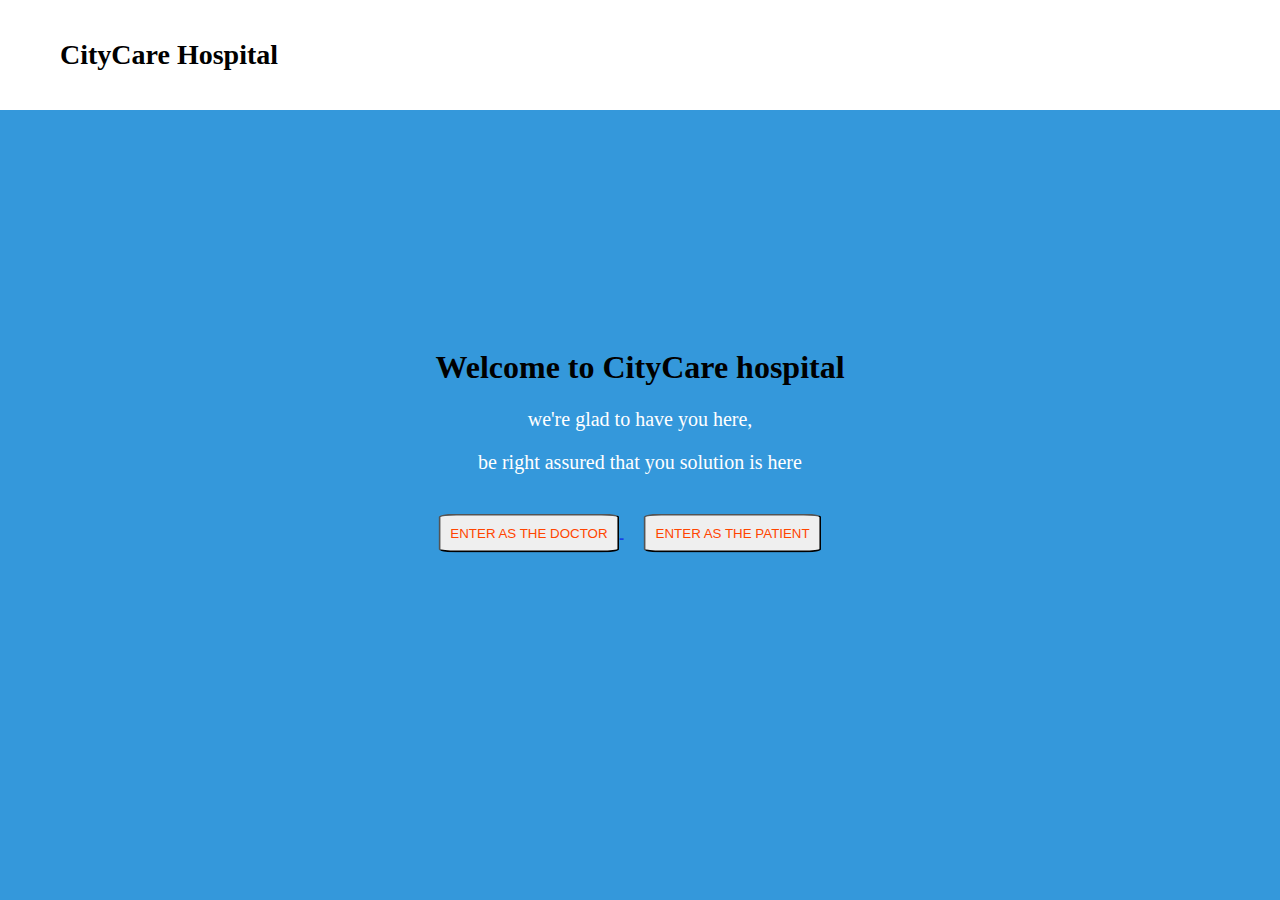
<file: index.html>
<!DOCTYPE html>
<html lang="en">
<head>
    <meta charset="UTF-8">
    <meta name="viewport" content="width='', initial-scale=1.0">
    <title>Document</title>
    <link rel="stylesheet" href="index.css">
</head>
<body>
     <header>
        <nav>
            <h1 class="logo">CityCare Hospital</h1>
        </nav>

    </header>
   <section id="hero"></section>
 <div class="welcome-container">
 
   <h1>Welcome to CityCare hospital </h1>
   <p>we're glad to have you here, </p>
   <p>be  right assured that you solution is here</p>

   <div class="container">
    <a href="doctor.html">
    <button class="min">ENTER AS THE DOCTOR</button>
</a>
     <a href="patient.html">
      <button class="mine">ENTER AS THE PATIENT</button>
      </a>
   </div>
 </div>   
</body>
</html>
</file>
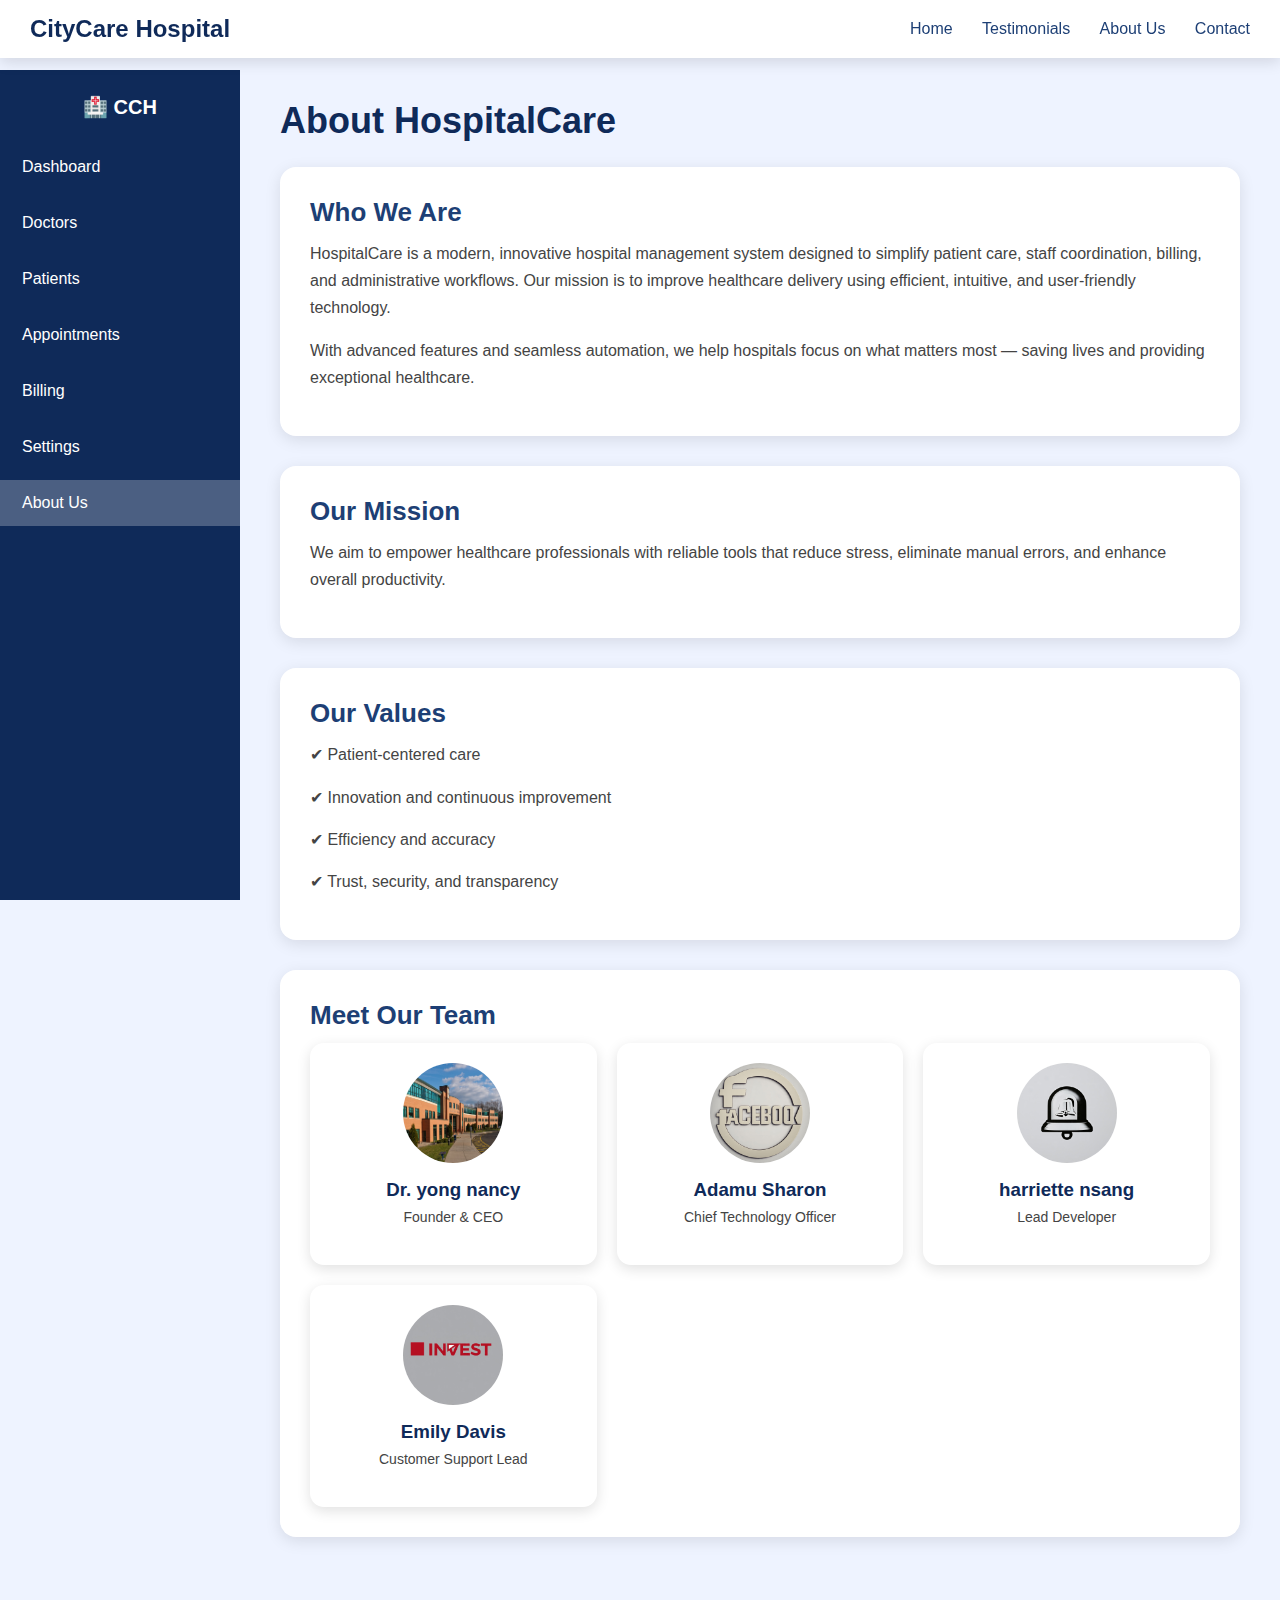
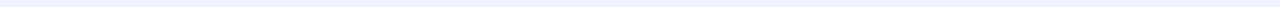
<file: about.html>
<!DOCTYPE html>
<html lang="en">
<head>
    <meta charset="UTF-8">
    <meta name="viewport" content="width=device-width, initial-scale=1.0">
    <title>About Us - HospitalCare</title>

    <style>
        *{
            margin: 0;
            padding: 0;
            box-sizing: border-box;
            font-family: Poppins, sans-serif;
        }

        body {
            background: #eef3ff;
        }

        /* HEADER (UNCHANGED) */
        .header {
            background: white;
            padding: 15px 30px;
            width: 100%;
            position: fixed;
            top: 0;
            left: 0;
            z-index: 10;
            display: flex;
            justify-content: space-between;
            align-items: center;
            box-shadow: 0 4px 14px rgba(0,0,0,0.12);
            animation: slideDown .7s ease;
        }

        .logo {
            font-size: 24px;
            font-weight: 700;
            color: #0f2a59;
        }

        .nav-links a {
            margin-left: 25px;
            text-decoration: none;
            color: #1d3f75;
            font-weight: 500;
        }

        .nav-links a:hover {
            color: #0f2a59;
        }

        /* SIDEBAR (UNCHANGED) */
        .sidebar {
            width: 240px;
            background: #0f2a59;
            height: calc(100vh - 70px);
            position: fixed;
            top: 70px;
            left: 0;
            padding-top: 25px;
            color: white;
            animation: slideLeft .7s ease;
        }

        .sidebar a {
text-decoration: none;
color: #fff;
        }
        .sidebar h2 {
            text-align: center;
            margin-bottom: 25px;
            font-size: 20px;
        }

        .sidebar ul {
            list-style: none;
        }

        .sidebar ul li {
            padding: 14px 22px;
            margin: 10px 0;
            cursor: pointer;
            transition: .3s;
        }

        .sidebar ul li:hover,
        .sidebar ul li.active {
            background: rgba(255,255,255,0.25);
        }

        /* MAIN CONTENT */
        .main {
            margin-left: 240px;
            padding: 100px 40px 40px;
        }

        h1 {
            font-size: 36px;
            color: #0f2a59;
            margin-bottom: 25px;
            animation: fadeIn 1s ease;
        }

        .about-section {
            background: white;
            padding: 30px;
            border-radius: 16px;
            box-shadow: 0 4px 16px rgba(0,0,0,0.10);
            margin-bottom: 30px;
            animation: fadeUp .7s ease;
        }

        .about-section h2 {
            color: #1d3f75;
            font-size: 26px;
            margin-bottom: 12px;
        }

        .about-section p {
            font-size: 16px;
            color: #444;
            line-height: 1.7;
            margin-bottom: 15px;
        }

        .team-box {
            display: grid;
            grid-template-columns: repeat(auto-fit, minmax(260px, 1fr));
            gap: 20px;
        }

        .team-card {
            background: white;
            padding: 20px;
            border-radius: 14px;
            text-align: center;
            box-shadow: 0 4px 14px rgba(0,0,0,0.12);
            animation: fadeUp .7s ease;
        }

        .team-card img {
            width: 100px;
            height: 100px;
            border-radius: 50%;
            margin-bottom: 12px;
        }

        .team-card h3 {
            color: #0f2a59;
            margin-bottom: 5px;
        }

        .team-card p {
            color: #444;
            font-size: 14px;
        }

        /* ANIMATIONS */
        @keyframes slideDown {
            from { opacity: 0; transform: translateY(-20px); }
            to { opacity: 1; transform: translateY(0); }
        }

        @keyframes slideLeft {
            from { opacity: 0; transform: translateX(-40px); }
            to { opacity: 1; transform: translateX(0); }
        }

        @keyframes fadeUp {
            from { opacity: 0; transform: translateY(20px); }
            to { opacity: 1; transform: translateY(0); }
        }

        @keyframes fadeIn {
            from { opacity: 0; }
            to { opacity: 1; }
        }

    </style>

</head>

<body>

    <!-- HEADER (SAME) -->
    <div class="header">
        <div class="logo">CityCare Hospital</div>
        <div class="nav-links">
            <a href="index.html">Home</a>
            <a href="testimonial.html">Testimonials</a>
            <a href="about.html">About Us</a>
            <a href="contact.html">Contact</a>
        </div>
    </div>

    <!-- SIDEBAR (SAME) -->
    <div class="sidebar">
        <h2>🏥 CCH</h2>
        <ul>

           <a href="dashboard.html"><li>Dashboard</li></a> 
           <a href="doctor1.html"><li>Doctors</li></a> 
           <a href="patient1.html"><li>Patients</li></a> 
            <a href="apointment.html"><li>Appointments</li></a>
           <a href="billibg.html"><li>Billing</li></a> 
            <a href="setting.html"><li>Settings</li></a>
            <a href="about.html"></a><li class="active">About Us</li>

        </ul>
    </div>

    <!-- MAIN CONTENT -->
    <div class="main">
        <h1>About HospitalCare</h1>

        <div class="about-section">
            <h2>Who We Are</h2>
            <p>
                HospitalCare is a modern, innovative hospital management system designed to simplify
                patient care, staff coordination, billing, and administrative workflows. Our mission is
                to improve healthcare delivery using efficient, intuitive, and user-friendly technology.
            </p>
            <p>
                With advanced features and seamless automation, we help hospitals focus on what matters
                most — saving lives and providing exceptional healthcare.
            </p>
        </div>

        <div class="about-section">
            <h2>Our Mission</h2>
            <p>
                We aim to empower healthcare professionals with reliable tools that reduce stress,
                eliminate manual errors, and enhance overall productivity.
            </p>
        </div>

        <div class="about-section">
            <h2>Our Values</h2>
            <p>✔ Patient-centered care</p>
            <p>✔ Innovation and continuous improvement</p>
            <p>✔ Efficiency and accuracy</p>
            <p>✔ Trust, security, and transparency</p>
        </div>

        <div class="about-section">
            <h2>Meet Our Team</h2>

            <div class="team-box">

                <div class="team-card">
                    <img src="interns/1.jpg" alt="CEO">
                    <h3>Dr. yong nancy</h3>
                    <p>Founder & CEO</p>
                </div>

                <div class="team-card">
                    <img src="interns/thumbnail/face1 (1).jpg" alt="CTO">
                    <h3>Adamu Sharon</h3>
                    <p>Chief Technology Officer</p>
                </div>

                <div class="team-card">
                    <img src="interns/thumbnail/logo (1).jpg" alt="Developer">
                    <h3>harriette nsang</h3>
                    <p>Lead Developer</p>
                </div>

                <div class="team-card">
                    <img src="interns/thumbnail/logo (5).jpg" alt="Support">
                    <h3>Emily Davis</h3>
                    <p>Customer Support Lead</p>
                </div>

            </div>
        </div>

    </div>

</body>
</html>
</file>
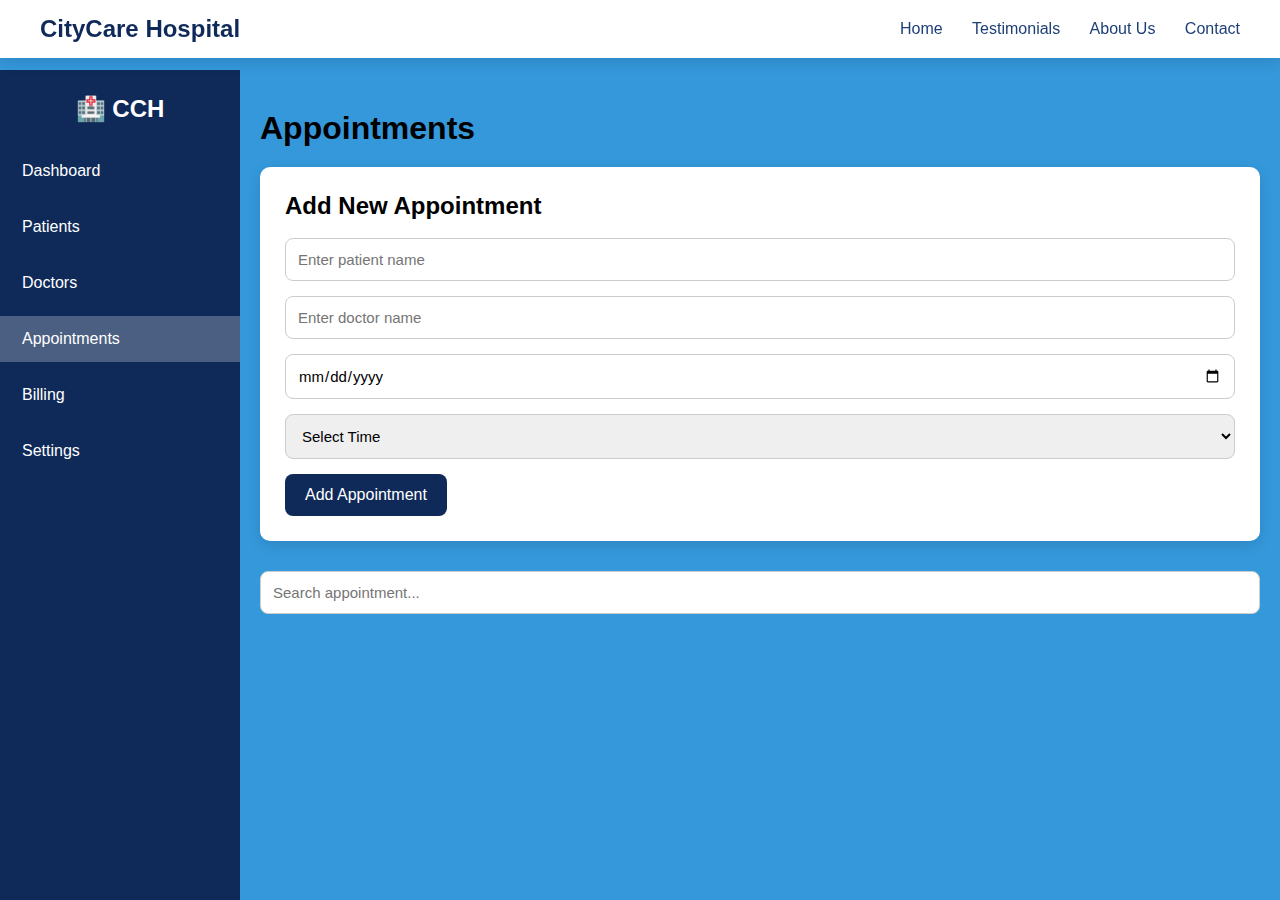
<file: apointment.html>
<!DOCTYPE html>
<html lang="en">
<head>
<meta charset="UTF-8">
<meta name="viewport" content="width=device-width, initial-scale=1.0">
<title>Appointments - HMS</title>

<style>
    * { margin: 0;
    padding: 0; 
    box-sizing: border-box; 
    font-family: "Poppins", sans-serif; }
    body { background-color:  #3498DB; 
    }

    /*************** HEADER ***************/
    .header {
        background: white;
        padding: 15px 40px;
        width: 100%;
        position: fixed;
        top: 0;
        left: 0;
        z-index: 10;
        display: flex;
        justify-content: space-between;
        align-items: center;
        box-shadow: 0 4px 14px rgba(0,0,0,0.12);
    }

    .logo { font-size: 24px; font-weight: 700; color: #0f2a59; }
    .nav-links a { margin-left: 25px; text-decoration: none; color: #1d3f75; font-weight: 500; }
    .nav-links a:hover { color: #0f2a59; }

    /*************** SIDEBAR ***************/
    .sidebar {
        width: 240px;
        background: #0f2a59;
        height: calc(100vh - 70px);
        position: fixed;
        top: 70px;
        left: 0;
        padding-top: 25px;
        color: white;
    }

    .sidebar h2 { text-align: center; margin-bottom: 25px; }
    .sidebar a { color: white; text-decoration: none; }
    .sidebar ul { list-style: none; padding-left: 0; }
    .sidebar ul li {
        padding: 14px 22px;
        margin: 10px 0;
        cursor: pointer;
    }
    .sidebar ul li:hover,
    .sidebar ul li.active { background: rgba(255,255,255,0.25); }

    /*************** MAIN CONTENT ***************/
    .main-content {
        margin-left: 240px;
        margin-top: 90px;
        padding: 20px;
    }

    .page-title { font-size: 32px; margin-bottom: 20px; }

    .form-box {
        background: white;
        padding: 25px;
        border-radius: 10px;
        box-shadow: 0 4px 14px rgba(0,0,0,0.12);
        margin-bottom: 30px;
    }

    .form-group {
        margin-bottom: 15px;
    }

    input, select {
        width: 100%;
        padding: 12px;
        border-radius: 8px;
        border: 1px solid #ccc;
        font-size: 15px;
        outline: none;
    }

    input:focus, select:focus {
        border-color: #0f2a59;
        box-shadow: 0 4px 10px rgba(0,0,0,0.1);
    }

    button {
        padding: 12px 20px;
        background: #0f2a59;
        border: none;
        color: white;
        font-size: 16px;
        border-radius: 8px;
        cursor: pointer;
    }
    button:hover {
        background: #0d234a;
    }

    /*************** APPOINTMENT LIST ***************/
    .search-box input {
        width: 100%;
        padding: 12px;
        border-radius: 8px;
        border: 1px solid #ccc;
        margin-bottom: 20px;
    }

    .appointment-card {
        background: white;
        padding: 18px;
        border-radius: 10px;
        margin-bottom: 15px;
        box-shadow: 0 3px 10px rgba(0,0,0,0.1);
        display: flex;
        justify-content: space-between;
        align-items: center;
    }

    .del-btn {
        background: #d9534f;
        padding: 8px 15px;
        border-radius: 6px;
        cursor: pointer;
    }
    .del-btn:hover { background: #b94744; }

</style>
</head>
<body>

<!-- HEADER -->
<div class="header">
    <div class="logo">CityCare Hospital</div>
    <div class="nav-links">
        <a href="index.html">Home</a>
        <a href="testimonial.html">Testimonials</a>
        <a href="about.html">About Us</a>
        <a href="contact.html">Contact</a>
    </div>
</div>

<!-- SIDEBAR -->
<div class="sidebar">
    <h2>🏥 CCH</h2>
    <ul>
        <a href="dashboard.html"><li>Dashboard</li></a>
        <a href="patient1.html"><li>Patients</li></a>
        <a href="doctor1.html"><li>Doctors</li></a>
        <a href="apointment.html"><li class="active">Appointments</li></a>
        <a href="billibg.html"><li>Billing</li></a>
       
        <li>Settings</li>
    </ul>
</div>

<!-- MAIN CONTENT -->
<div class="main-content">

    <h1 class="page-title">Appointments</h1>

    <!-- Appointment Form -->
    <div class="form-box">
        <h2>Add New Appointment</h2><br>

        <div class="form-group">
            <input type="text" id="patient" placeholder="Enter patient name">
        </div>

        <div class="form-group">
            <input type="text" id="doctor" placeholder="Enter doctor name">
        </div>

        <div class="form-group">
            <input type="date" id="date">
        </div>

        <div class="form-group">
            <select id="time">
                <option value="">Select Time</option>
                <option>08:00 AM</option>
                <option>09:00 AM</option>
                <option>10:00 AM</option>
                <option>11:00 AM</option>
                <option>01:00 PM</option>
                <option>02:00 PM</option>
                <option>03:00 PM</option>
            </select>
        </div>

        <button onclick="addAppointment()">Add Appointment</button>
    </div>

    <!-- Search -->
    <div class="search-box">
        <input type="text" id="search" placeholder="Search appointment..." oninput="filterAppointments()">
    </div>

    <!-- Appointment List -->
    <div id="appointmentList"></div>

</div>

<script>
    function addAppointment() {
        let patient = document.getElementById("patient").value.trim();
        let doctor = document.getElementById("doctor").value.trim();
        let date = document.getElementById("date").value;
        let time = document.getElementById("time").value;

        if (!patient || !doctor || !date || !time) {
            alert("Please fill all fields!");
            return;
        }

        const list = document.getElementById("appointmentList");

        const card = document.createElement("div");
        card.className = "appointment-card";

        card.innerHTML = `
            <div>
                <strong>Patient:</strong> ${patient}<br>
                <strong>Doctor:</strong> ${doctor}<br>
                <strong>Date:</strong> ${date}<br>
                <strong>Time:</strong> ${time}
            </div>
            <button class="del-btn" onclick="this.parentElement.remove()">Delete</button>
        `;

        list.appendChild(card);

        document.getElementById("patient").value = "";
        document.getElementById("doctor").value = "";
        document.getElementById("date").value = "";
        document.getElementById("time").value = "";
    }

    function filterAppointments() {
        let q = document.getElementById("search").value.toLowerCase();
        let cards = document.querySelectorAll(".appointment-card");

        cards.forEach(card => {
            let text = card.innerText.toLowerCase();
            card.style.display = text.includes(q) ? "flex" : "none";
        });
    }
</script>

</body>
</html>
</file>
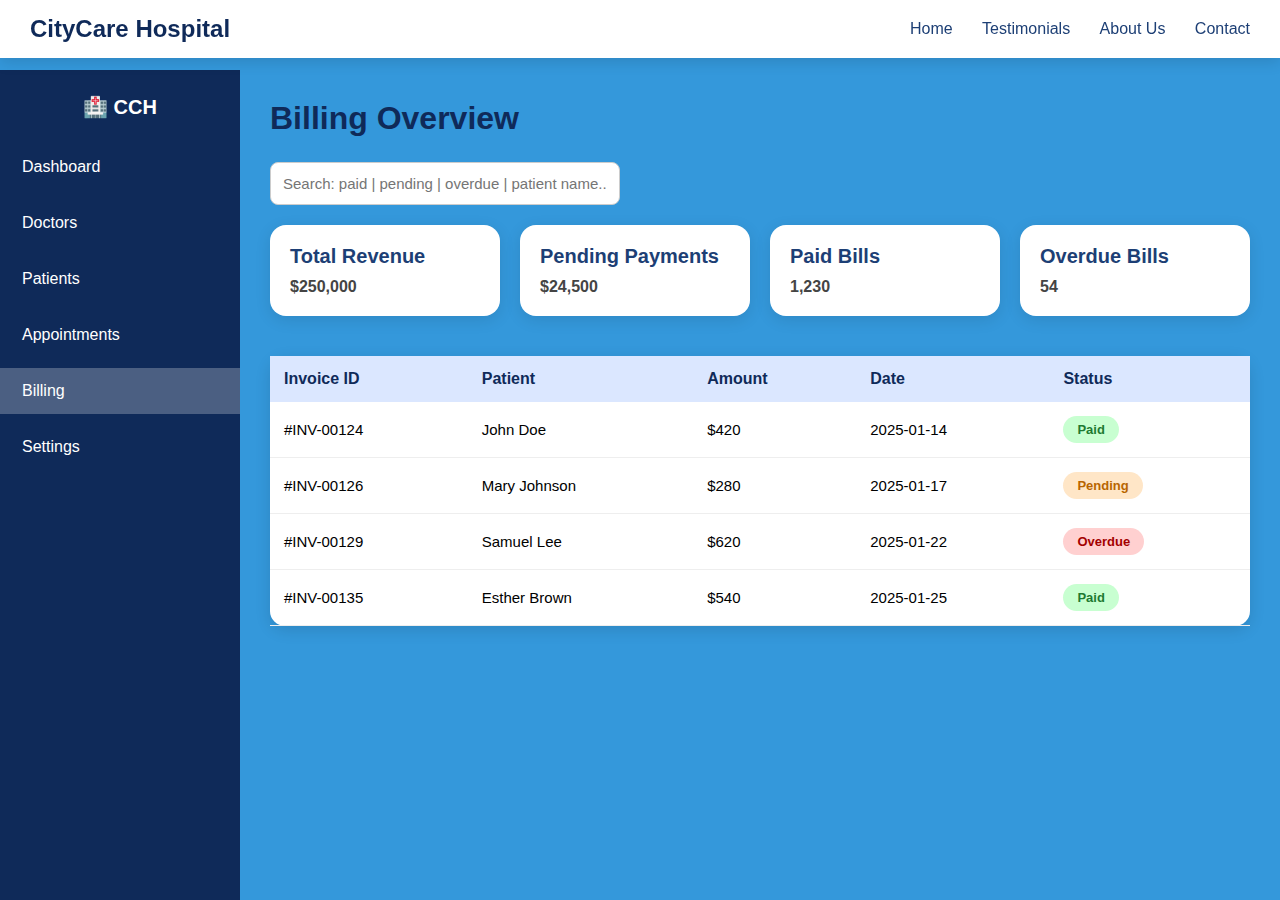
<file: billibg.html>
<!DOCTYPE html>
<html lang="en">
<head>
    <meta charset="UTF-8">
    <meta name="viewport" content="width=device-width, initial-scale=1.0">
    <title>Billing Page</title>

    <style>
        *{
            margin: 0;
            padding: 0;
            box-sizing: border-box;
            font-family: Poppins, sans-serif;
        }

        body{
            background:  #3498DB;
        }

        /**************** HEADER ****************/
        .header {
            background: white;
            padding: 15px 30px;
            width: 100%;
            position: fixed;
            top: 0;
            left: 0;
            z-index: 10;
            display: flex;
            justify-content: space-between;
            align-items: center;
            box-shadow: 0 4px 14px rgba(0,0,0,0.12);
            animation: slideDown .7s ease;
        }

        .logo {
            font-size: 24px;
            font-weight: 700;
            color: #0f2a59;
        }

        .nav-links a {
            margin-left: 25px;
            text-decoration: none;
            color: #1d3f75;
            font-weight: 500;
        }

        .nav-links a:hover {
            color: #0f2a59;
        }

        /**************** SIDEBAR ****************/
        .sidebar {
            width: 240px;
            background: #0f2a59;
            height: calc(100vh - 70px);
            position: fixed;
            top: 70px;
            left: 0;
            padding-top: 25px;
            color: white;
            animation: slideLeft .7s ease;
        }
        .sidebar a{
            text-decoration: none;
            color: #fff;
        }

        .sidebar h2 {
            text-align: center;
            margin-bottom: 25px;
            font-size: 20px;
        }

        .sidebar ul {
            list-style: none;
        }

        .sidebar ul li {
            padding: 14px 22px;
            margin: 10px 0;
            cursor: pointer;
            transition: .3s;
        }

        .sidebar ul li:hover,
        .sidebar ul li.active {
            background: rgba(255,255,255,0.25);
        }

        /**************** MAIN CONTENT ****************/
        .main {
            margin-left: 240px;
            padding: 100px 30px 30px;
        }

        h1 {
            font-size: 32px;
            color: #0f2a59;
            margin-bottom: 25px;
            animation: fadeIn 1s ease;
        }

        /**************** SEARCH BAR (RESTORED) ****************/
        .search-box {
            margin-bottom: 20px;
        }

        .search-box input {
            width: 350px;
            padding: 12px;
            border-radius: 8px;
            border: 1px solid #ccc;
            font-size: 15px;
            outline: none;
        }

        .search-box input:focus {
            border-color: #0f2a59;
            box-shadow: 0 2px 8px rgba(15,42,89,0.12);
        }

        /* optional "no result" message */
        .no-result {
            margin-top: 12px;
            color: #a30000;
            font-weight: 600;
            display: none;
        }

        /**************** BILLING CARDS ****************/
        .billing-stats {
            display: grid;
            grid-template-columns: repeat(auto-fit, minmax(230px, 1fr));
            gap: 20px;
            margin-bottom: 40px;
        }

        .bill-card {
            background: white;
            padding: 20px;
            border-radius: 16px;
            box-shadow: 0 4px 16px rgba(0,0,0,0.1);
            animation: fadeUp .7s ease;
        }

        .bill-card h3 {
            font-size: 20px;
            color: #1d3f75;
            margin-bottom: 10px;
        }

        .bill-card p {
            font-size: 16px;
            font-weight: 600;
            color: #444;
        }

        /**************** TABLE ****************/
        table {
            width: 100%;
            background: white;
            border-radius: 15px;
            border-collapse: collapse;
            box-shadow: 0 4px 16px rgba(0,0,0,0.12);
            animation: fadeUp 1s ease;
        }

        th {
            text-align: left;
            padding: 14px;
            background: #dbe7ff;
            color: #0f2a59;
            font-weight: 600;
        }

        td {
            padding: 14px;
            border-bottom: 1px solid #eee;
            font-size: 15px;
        }

        tr:hover {
            background: #f6f9ff;
            transition: .2s;
        }

        /**************** STATUS BADGES ****************/
        .paid {
            background: #c8ffd1;
            color: #1e7a32;
            padding: 6px 14px;
            font-size: 13px;
            border-radius: 20px;
            font-weight: 600;
            display: inline-block;
        }

        .pending {
            background: #ffe6c7;
            color: #b86500;
            padding: 6px 14px;
            font-size: 13px;
            border-radius: 20px;
            font-weight: 600;
            display: inline-block;
        }

        .overdue {
            background: #ffd0d0;
            color: #a30000;
            padding: 6px 14px;
            font-size: 13px;
            border-radius: 20px;
            font-weight: 600;
            display: inline-block;
        }

        /**************** GLOW ANIMATION (PRESERVED) ****************/
        @keyframes glowPulse {
            0% { opacity: 1; transform: scale(1); }
            50% { opacity: 0.75; transform: scale(1.06); }
            100% { opacity: 1; transform: scale(1); }
        }

        .paid, .pending, .overdue {
            animation: glowPulse 2.3s infinite ease-in-out;
        }

        /**************** ANIMATIONS ****************/
        @keyframes slideDown {
            from { opacity: 0; transform: translateY(-20px); }
            to { opacity: 1; transform: translateY(0); }
        }

        @keyframes slideLeft {
            from { opacity: 0; transform: translateX(-40px); }
            to { opacity: 1; transform: translateX(0); }
        }

        @keyframes fadeUp {
            from { opacity: 0; transform: translateY(20px); }
            to { opacity: 1; transform: translateY(0); }
        }

        @keyframes fadeIn {
            from { opacity: 0; }
            to { opacity: 1; }
        }

    </style>
</head>

<body>

    <!-- HEADER -->
    <div class="header">
        <div class="logo">CityCare Hospital</div>
        <div class="nav-links">
            <a href="index.html">Home</a>
            <a href="testimonial.html">Testimonials</a>
            <a href="about.html">About Us</a>
            <a href="contact.html">Contact</a>
        </div>
    </div>

    <!-- SIDEBAR -->
    <div class="sidebar">
        <h2>🏥 CCH</h2>
        <ul>
         <a href="dashboard.html" ><li>Dashboard</li></a>  
          <a href="doctor1.html" ><li>Doctors</li></a> 
           <a href="patient.html"><li>Patients</li></a>
           <a href="apointment.html"><li>Appointments</li></a> 
           <a href="billibg.html"><li class="active">Billing</li></a> 
           <a href="setting.html" ><li>Settings</li></a>
        </ul>
    </div>

    <!-- MAIN CONTENT -->
    <div class="main">

        <h1>Billing Overview</h1>

        <!-- Search Bar (restored) -->
        <div class="search-box">
            <input type="text" id="searchInput" placeholder="Search: paid | pending | overdue | patient name...">
        </div>
        <div class="no-result" id="noResult">No matching results found…</div>

        <!-- Billing Cards -->
        <div class="billing-stats">
            <div class="bill-card">
                <h3>Total Revenue</h3>
                <p>$250,000</p>
            </div>

            <div class="bill-card">
                <h3>Pending Payments</h3>
                <p>$24,500</p>
            </div>

            <div class="bill-card">
                <h3>Paid Bills</h3>
                <p>1,230</p>
            </div>

            <div class="bill-card">
                <h3>Overdue Bills</h3>
                <p>54</p>
            </div>
        </div>

        <!-- Invoice Table -->
        <table id="billingTable">
            <tr>
                <th>Invoice ID</th>
                <th>Patient</th>
                <th>Amount</th>
                <th>Date</th>
                <th>Status</th>
            </tr>

            <tr>
                <td>#INV-00124</td>
                <td>John Doe</td>
                <td>$420</td>
                <td>2025-01-14</td>
                <td><span class="paid">Paid</span></td>
            </tr>

            <tr>
                <td>#INV-00126</td>
                <td>Mary Johnson</td>
                <td>$280</td>
                <td>2025-01-17</td>
                <td><span class="pending">Pending</span></td>
            </tr>

            <tr>
                <td>#INV-00129</td>
                <td>Samuel Lee</td>
                <td>$620</td>
                <td>2025-01-22</td>
                <td><span class="overdue">Overdue</span></td>
            </tr>

            <tr>
                <td>#INV-00135</td>
                <td>Esther Brown</td>
                <td>$540</td>
                <td>2025-01-25</td>
                <td><span class="paid">Paid</span></td>
            </tr>

        </table>

    </div>

    <!-- SEARCH FUNCTIONALITY (RESTORED) -->
    <script>
        (function () {
            const searchInput = document.getElementById("searchInput");
            const table = document.getElementById("billingTable");
            const rows = table.getElementsByTagName("tr");
            const noResult = document.getElementById("noResult");

            function normalize(str) {
                return String(str || '').trim().toLowerCase();
            }

            function filterRows() {
                const filter = normalize(searchInput.value);
                let foundAny = false;

                for (let i = 1; i < rows.length; i++) { // skip header row
                    const patientCell = rows[i].getElementsByTagName("td")[1];
                    const statusCell = rows[i].getElementsByTagName("td")[4];

                    if (!patientCell || !statusCell) continue;

                    const patientText = normalize(patientCell.textContent);
                    const statusText = normalize(statusCell.textContent);

                    let show = false;

                    if (filter === "" ) {
                        show = true;
                    } else if (patientText.includes(filter)) {
                        // match by name
                        show = true;
                    } else if ((filter === "paid" || filter === "completed") && statusText.includes("paid")) {
                        show = true;
                    } else if (filter === "pending" && statusText.includes("pending")) {
                        show = true;
                    } else if ((filter === "due" || filter === "overdue") && statusText.includes("overdue")) {
                        show = true;
                    }

                    rows[i].style.display = show ? "" : "none";
                    if (show) foundAny = true;
                }

                noResult.style.display = foundAny ? "none" : "block";
            }

            // initial state: all visible
            filterRows();

            searchInput.addEventListener("input", filterRows);
        })();
    </script>

</body>
</html>
</file>
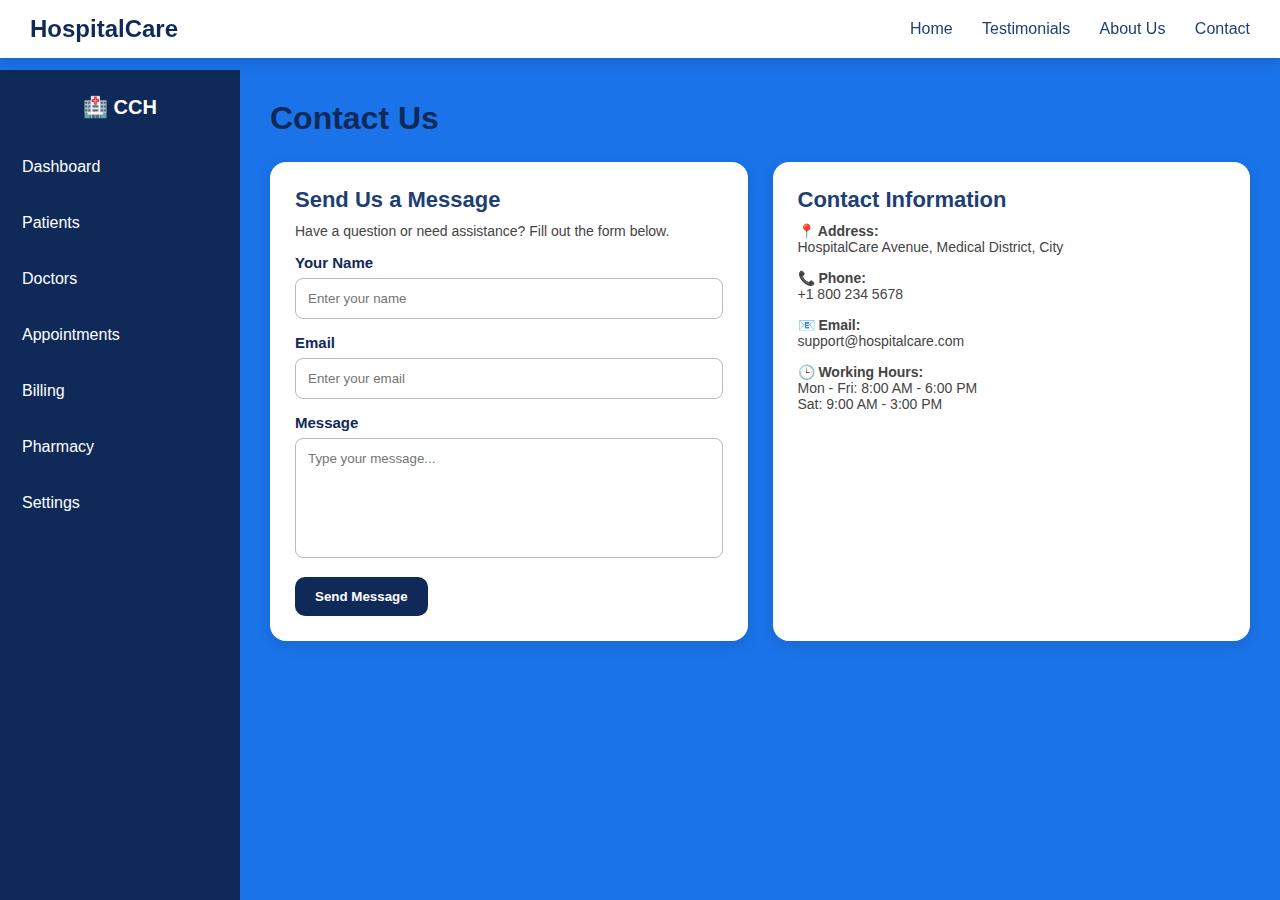
<file: contact.html>
<!DOCTYPE html>
<html lang="en">
<head>
    <meta charset="UTF-8">
    <meta name="viewport" content="width=device-width, initial-scale=1.0">
    <title>Contact Us - HospitalCare</title>

    <style>
        *{
            margin: 0;
            padding: 0;
            box-sizing: border-box;
            font-family: Poppins, sans-serif;
        }

        body {
            background-color: #1a73e8;
        }

        /*************** HEADER ***************/
        .header {
            background: white;
            padding: 15px 30px;
            width: 100%;
            position: fixed;
            top: 0;
            left: 0;
            z-index: 10;
            display: flex;
            justify-content: space-between;
            align-items: center;
            box-shadow: 0 4px 14px rgba(0,0,0,0.12);
            animation: slideDown .7s ease;
        }

        .logo {
            font-size: 24px;
            font-weight: 700;
            color: #0f2a59;
        }

        .nav-links a {
            margin-left: 25px;
            text-decoration: none;
            color: #1d3f75;
            font-weight: 500;
        }

        .nav-links a:hover {
            color: #0f2a59;
        }

        /*************** SIDEBAR ***************/
        .sidebar {
            width: 240px;
            background: #0f2a59;
            height: calc(100vh - 70px);
            position: fixed;
            top: 70px;
            left: 0;
            padding-top: 25px;
            color: white;
            animation: slideLeft .7s ease;
        }

        .sidebar h2 {
            text-align: center;
            margin-bottom: 25px;
            font-size: 20px;
        }
        .sidebar a{
            text-decoration: none;
            color: white;
        }

        .sidebar ul {
            list-style: none;
        }

        .sidebar ul li {
            padding: 14px 22px;
            margin: 10px 0;
            cursor: pointer;
            transition: .3s;
        }

        .sidebar ul li:hover,
        .sidebar ul li.active {
            background: rgba(255,255,255,0.25);
        }

        /*************** MAIN ***************/
        .main {
            margin-left: 240px;
            padding: 100px 30px 30px;
        }

        h1 {
            font-size: 32px;
            color: #0f2a59;
            margin-bottom: 25px;
            animation: fadeIn 1s ease;
        }

        /*************** CONTACT CONTENT ***************/
        .contact-container {
            display: grid;
            grid-template-columns: 1fr 1fr;
            gap: 25px;
            
        }

        .contact-card {
            background: white;
            padding: 25px;
            border-radius: 16px;
            box-shadow: 0 4px 16px rgba(0,0,0,0.1);
        }

        .contact-card h2 {
            font-size: 22px;
            color: #1d3f75;
            margin-bottom: 10px;
        }

        .contact-card p {
            font-size: 14px;
            color: #444;
            margin-bottom: 15px;
        }

        .contact-card label {
            font-size: 15px;
            font-weight: 600;
            color: #0f2a59;
        }

        .contact-card input,
        .contact-card textarea {
            width: 100%;
            margin-top: 6px;
            margin-bottom: 15px;
            padding: 12px;
            border-radius: 8px;
            border: 1px solid #bbb;
        }

        .contact-card textarea {
            resize: none;
            height: 120px;
        }

        .send-btn {
            background: #0f2a59;
            padding: 12px 20px;
            border-radius: 10px;
            color: white;
            font-weight: 600;
            border: none;
            cursor: pointer;
        }

        .send-btn:hover {
            background: #13376c;
        }

        /*************** ANIMATIONS ***************/
        @keyframes slideDown {
            from { opacity: 0; transform: translateY(-20px); }
            to { opacity: 1; transform: translateY(0); }
        }

        @keyframes slideLeft {
            from { opacity: 0; transform: translateX(-40px); }
            to { opacity: 1; transform: translateX(0); }
        }

        @keyframes fadeUp {
            from { opacity: 0; transform: translateY(20px); }
            to { opacity: 1; transform: translateY(0); }
        }

        @keyframes fadeIn {
            from { opacity: 0; }
            to { opacity: 1; }
        }

    </style>
</head>

<body>

    <!-- HEADER (unchanged) -->
    <div class="header">
        <div class="logo">HospitalCare</div>
        <div class="nav-links">
            <a href="index.html">Home</a>
            <a href="testimonial.html">Testimonials</a>
            <a href="about.html">About Us</a>
            <a href="contact.html">Contact</a>
        </div>
    </div>

    <!-- SIDEBAR (unchanged) -->
    <div class="sidebar">
        <h2>🏥 CCH</h2>
        <ul>
                <a href="dashboard.html"><li>Dashboard</li></a> 
          <a href="patient1.html"><li >Patients</li></a> 
          <a href="doctor1.html" ><li >Doctors</li></a> 
           <a href="apointment.html"><li>Appointments</li></a>
           <a href="billibg.html"><li>Billing</li></a> 
           <a href="patient1.html" ><li>Pharmacy</li></a>
           <a href="setting.html" ><li >Settings</li></a>
            
          
        </ul>
    </div>

    <!-- MAIN CONTENT -->
    <div class="main">
        <h1>Contact Us</h1>

        <div class="contact-container">
 <form action="https://api.web3forms.com/submit" method="POST">
            <!-- LEFT CARD -->
            <div class="contact-card">
                <h2>Send Us a Message</h2>
                <p>Have a question or need assistance? Fill out the form below.</p>
 <input type="hidden" name="access_key" value="f11cdf20-4040-4407-97a3-fd49f96a8d34">
                <label>Your Name</label>
               
                <input type="text" placeholder="Enter your name">

                <label>Email</label>
                <input type="email" placeholder="Enter your email">

                <label>Message</label>
                <textarea placeholder="Type your message..."></textarea>

                <button class="send-btn">Send Message</button>
            </div>
</form>
            <!-- RIGHT CARD -->
            <div class="contact-card">
                <h2>Contact Information</h2>

                <p><strong>📍 Address:</strong><br>
                HospitalCare Avenue, Medical District, City</p>

                <p><strong>📞 Phone:</strong><br>
                +1 800 234 5678</p>

                <p><strong>📧 Email:</strong><br>
                support@hospitalcare.com</p>

                <p><strong>🕒 Working Hours:</strong><br>
                Mon - Fri: 8:00 AM - 6:00 PM<br>
                Sat: 9:00 AM - 3:00 PM</p>
            </div>

        </div>
    </div>

</body>
</html>
</file>
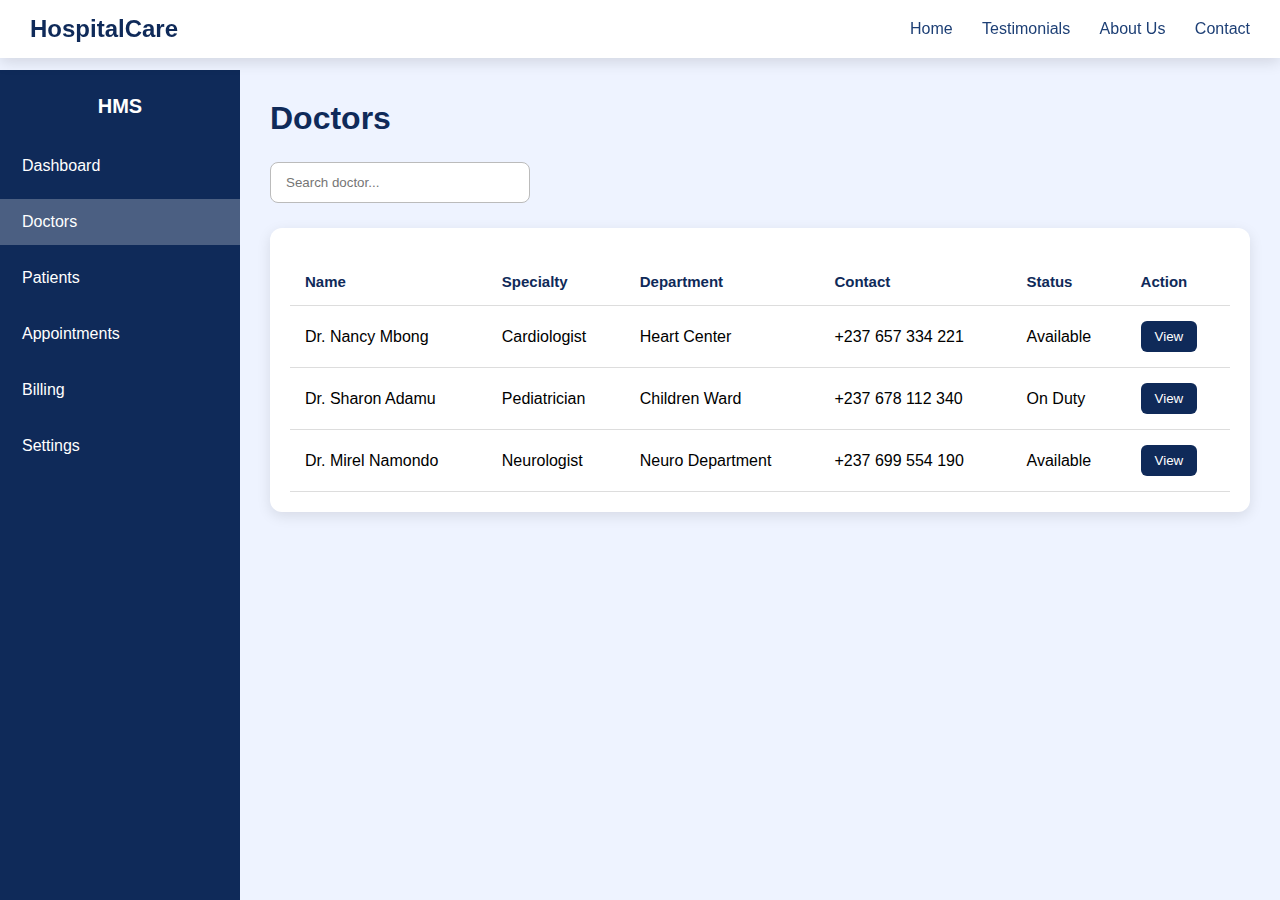
<file: dassh.html>
<!DOCTYPE html>
<html lang="en">
<head>
    <meta charset="UTF-8">
    <meta name="viewport" content="width=device-width, initial-scale=1.0">
    <title>Doctors - HospitalCare</title>

    <style>
        *{
            margin: 0;
            padding: 0;
            box-sizing: border-box;
            font-family: Poppins, sans-serif;
        }

        body {
            background: #eef3ff;
        }

        /*************** HEADER ***************/
        .header {
            background: white;
            padding: 15px 30px;
            width: 100%;
            position: fixed;
            top: 0;
            left: 0;
            z-index: 10;
            display: flex;
            justify-content: space-between;
            align-items: center;
            box-shadow: 0 4px 14px rgba(0,0,0,0.12);
        }

        .logo {
            font-size: 24px;
            font-weight: 700;
            color: #0f2a59;
        }

        .nav-links a {
            margin-left: 25px;
            text-decoration: none;
            color: #1d3f75;
            font-weight: 500;
        }

        .nav-links a:hover {
            color: #0f2a59;
        }

        /*************** SIDEBAR ***************/
        .sidebar {
            width: 240px;
            background: #0f2a59;
            height: calc(100vh - 70px);
            position: fixed;
            top: 70px;
            left: 0;
            padding-top: 25px;
            color: white;
        }

        .sidebar h2 {
            text-align: center;
            margin-bottom: 25px;
            font-size: 20px;
        }

        .sidebar ul {
            list-style: none;
        }

        .sidebar ul li {
            padding: 14px 22px;
            margin: 10px 0;
            cursor: pointer;
            transition: .3s;
        }

        .sidebar ul li:hover,
        .sidebar ul li.active {
            background: rgba(255,255,255,0.25);
        }

        /*************** MAIN CONTENT ***************/
        .main {
            margin-left: 240px;
            padding: 100px 30px 30px;
        }

        h1 {
            font-size: 32px;
            color: #0f2a59;
            margin-bottom: 25px;
        }

        .top-bar {
            display: flex;
            justify-content: space-between;
            align-items: center;
            margin-bottom: 25px;
        }

        .search-box input {
            padding: 12px 15px;
            width: 260px;
            border-radius: 8px;
            border: 1px solid #bbb;
        }

        .doctor-table {
            width: 100%;
            background: white;
            border-radius: 12px;
            padding: 20px;
            box-shadow: 0 4px 14px rgba(0,0,0,0.1);
        }

        table {
            width: 100%;
            border-collapse: collapse;
            margin-top: 10px;
        }

        table th, table td {
            padding: 15px;
            text-align: left;
            border-bottom: 1px solid #ddd;
        }

        table th {
            color: #0f2a59;
            font-size: 15px;
        }

        .view-btn {
            padding: 8px 14px;
            background: #0f2a59;
            color: white;
            border: none;
            border-radius: 6px;
            cursor: pointer;
        }

        /*** MODAL ***/
        .modal-bg {
            position: fixed;
            top: 0;
            left: 0;
            width: 100%;
            height: 100%;
            background: rgba(0,0,0,0.5);
            display: none;
            justify-content: center;
            align-items: center;
            z-index: 200;
        }

        .modal {
            background: white;
            width: 420px;
            padding: 25px;
            border-radius: 12px;
            animation: fadeUp .45s ease;
        }

        @keyframes fadeUp {
            from { opacity: 0; transform: translateY(30px); }
            to { opacity: 1; transform: translateY(0); }
        }

        .close-btn {
            float: right;
            font-size: 20px;
            cursor: pointer;
        }
    </style>
</head>

<body>

    <!-- HEADER -->
    <div class="header">
        <div class="logo">HospitalCare</div>
        <div class="nav-links">
            <a href="#">Home</a>
            <a href="#">Testimonials</a>
            <a href="#">About Us</a>
            <a href="#">Contact</a>
        </div>
    </div>

    <!-- SIDEBAR -->
    <div class="sidebar">
        <h2>HMS</h2>
        <ul>
            <li>Dashboard</li>
            <li class="active">Doctors</li>
            <li>Patients</li>
            <li>Appointments</li>
            <li>Billing</li>
            <li>Settings</li>
        </ul>
    </div>

    <!-- MAIN CONTENT -->
    <div class="main">
        <h1>Doctors</h1>

        <div class="top-bar">
            <div class="search-box">
                <input type="text" id="searchInput" placeholder="Search doctor...">
            </div>
        </div>

        <div class="doctor-table">
            <table id="doctorTable">
                <tr>
                    <th>Name</th>
                    <th>Specialty</th>
                    <th>Department</th>
                    <th>Contact</th>
                    <th>Status</th>
                    <th>Action</th>
                </tr>

                <tr>
                    <td>Dr. Nancy Mbong</td>
                    <td>Cardiologist</td>
                    <td>Heart Center</td>
                    <td>+237 657 334 221</td>
                    <td>Available</td>
                    <td><button class="view-btn" onclick="viewDoctor(this)">View</button></td>
                </tr>

                <tr>
                    <td>Dr. Sharon Adamu</td>
                    <td>Pediatrician</td>
                    <td>Children Ward</td>
                    <td>+237 678 112 340</td>
                    <td>On Duty</td>
                    <td><button class="view-btn" onclick="viewDoctor(this)">View</button></td>
                </tr>

                <tr>
                    <td>Dr. Mirel Namondo</td>
                    <td>Neurologist</td>
                    <td>Neuro Department</td>
                    <td>+237 699 554 190</td>
                    <td>Available</td>
                    <td><button class="view-btn" onclick="viewDoctor(this)">View</button></td>
                </tr>

            </table>
        </div>
    </div>

    <!-- MODAL -->
    <div class="modal-bg" id="modalBg">
        <div class="modal" id="modalBox">
            <span class="close-btn" onclick="closeModal()">&times;</span>
            <h2 id="docName"></h2>
            <p><strong>Specialty:</strong> <span id="docSpecialty"></span></p>
            <p><strong>Department:</strong> <span id="docDept"></span></p>
            <p><strong>Contact:</strong> <span id="docContact"></span></p>
            <p><strong>Status:</strong> <span id="docStatus"></span></p>
        </div>
    </div>


    <!-- JAVASCRIPT -->
    <script>

        /*** SEARCH FUNCTIONALITY (FIXED & FULLY WORKING) ***/
        (function(){
            const input = document.getElementById('searchInput');
            const table = document.getElementById('doctorTable');

            function normalize(s){ return String(s||'').trim().toLowerCase(); }

            input.addEventListener('input', function(){

                const q = normalize(this.value);

                const rows = table.rows;

                for (let i = 1; i < rows.length; i++){
                    let row = rows[i];
                    let text = "";

                    for (let c = 0; c < row.cells.length; c++){
                        text += " " + normalize(row.cells[c].innerText);
                    }

                    row.style.display = text.includes(q) ? "" : "none";
                }

            });
        })();


        /*** MODAL VIEW FUNCTION ***/
        function viewDoctor(btn) {
            let row = btn.parentElement.parentElement;

            document.getElementById("docName").innerText = row.cells[0].innerText;
            document.getElementById("docSpecialty").innerText = row.cells[1].innerText;
            document.getElementById("docDept").innerText = row.cells[2].innerText;
            document.getElementById("docContact").innerText = row.cells[3].innerText;
            document.getElementById("docStatus").innerText = row.cells[4].innerText;

            document.getElementById("modalBg").style.display = "flex";
        }

        function closeModal() {
            document.getElementById("modalBg").style.display = "none";
        }

    </script>

</body>
</html>
</file>
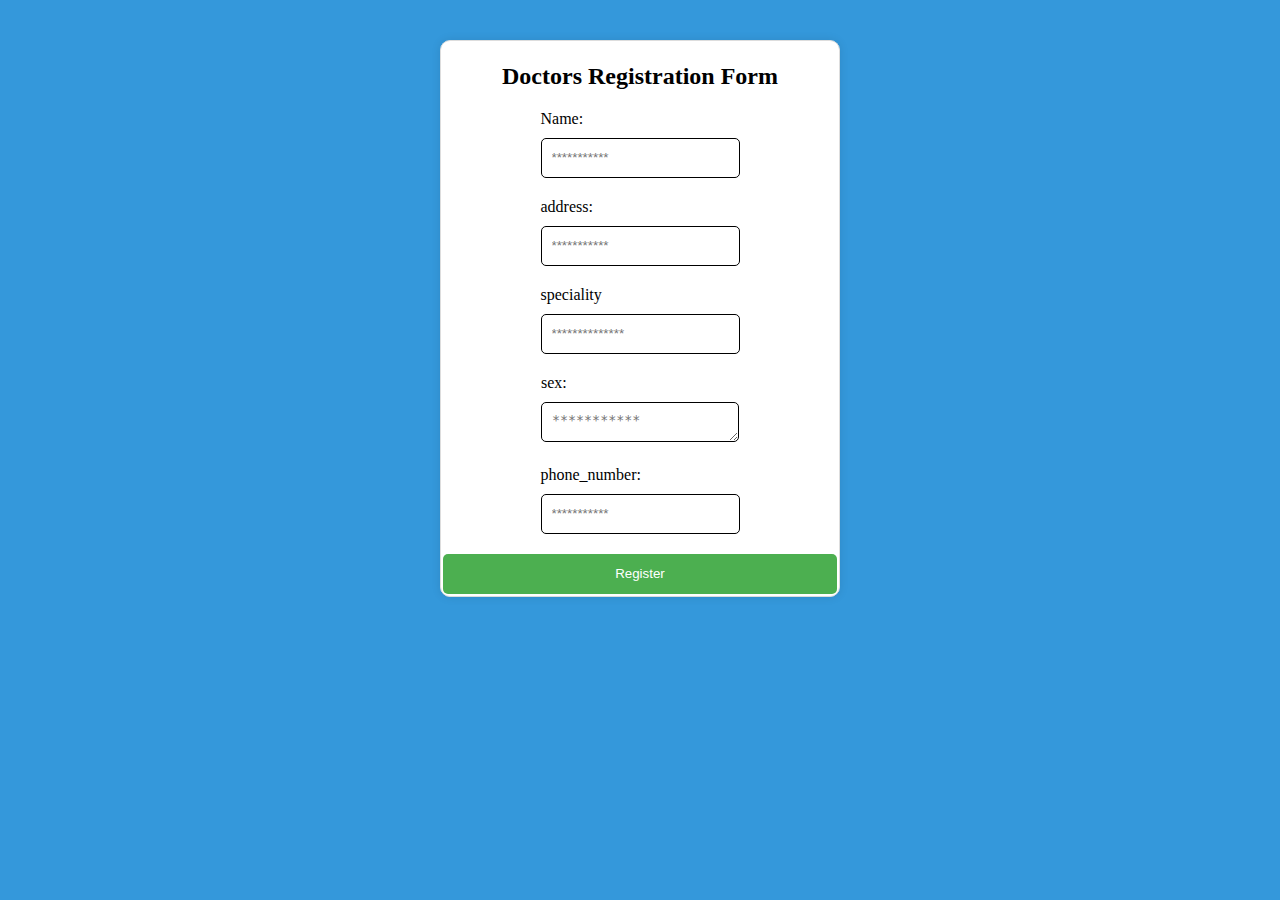
<file: doctor.html>
<!DOCTYPE html>
<html lang="en">
<head>
    <meta charset="UTF-8">
    <meta name="viewport" content="width='', initial-scale=1.0">
    <title>Document</title>
    <link rel="stylesheet" href="index.css">
</head>
<body>
    <style>
        *{
    box-sizing: border-box;

}
body{
    background:#3498DB;
    box-sizing: border-box;
    margin: 0;
    top: 0;
}
.container{
    max-width: 400px;
    margin: 40px auto;
    padding: 2px;
    background-color: #fff;
    border: 1px solid #ddd;
    border-radius: 10px;
    box-shadow: 0 0 10px rgba(0,0,0,0.1);
    justify-items: center;
    align-items: center;
}


label{
    display: block;
    margin-bottom: 10px;
}

input, select, textarea{
    width: 100%;
    height: 40px;
    margin-bottom: 20px;
    padding: 10px;
    border-radius: 5px;
    border: 1px solid;
}
button[type="submit"]{
    width: 100%;
    height: 40px;
    background-color: #4caf50;
    color: #fff;
    padding: 10px;
    border: none;
    border-radius: 5px;
    cursor: pointer;

}
button[type="submit"]:hover{
    background-color: #3e8e41;
}


    </style>
     <header></header>
     <body>
      <form action="doctor.php" method="POST">
      <div class="container">
       <center> <h2>Doctors Registration Form</h2></center>
        <form id="Registration-form">
            <div class="form-group">
            <label for="name">Name:</label>
            <input type="text" id="name" name="name" placeholder="***********" required>
            </div>
        
     <div class="form-group">
            <label for="address">address:</label>
            <input type="text" id="address" name="address" placeholder="***********" required>
        
        </div>
         <div class="form-group">
             
            <label for="speciality">speciality</label>
            <input type="text"  id="speciaity"name="speciality" placeholder="**************" required>
            
        </div>
        <div class="form-group">
             <label for="email">sex:</label>
            <textarea  id="sex" name="sex" placeholder="***********" required></textarea>
        </div>
        <div class="form-group">
         <label for="phone">phone_number:</label>
            <input type="text" id="phone_number" name="phone_number" placeholder="***********" required>
      </div>
      
  <button type="submit">Register</button>
      </form>
      </div>
      </form>
  
    </body>
    </html>
</file>
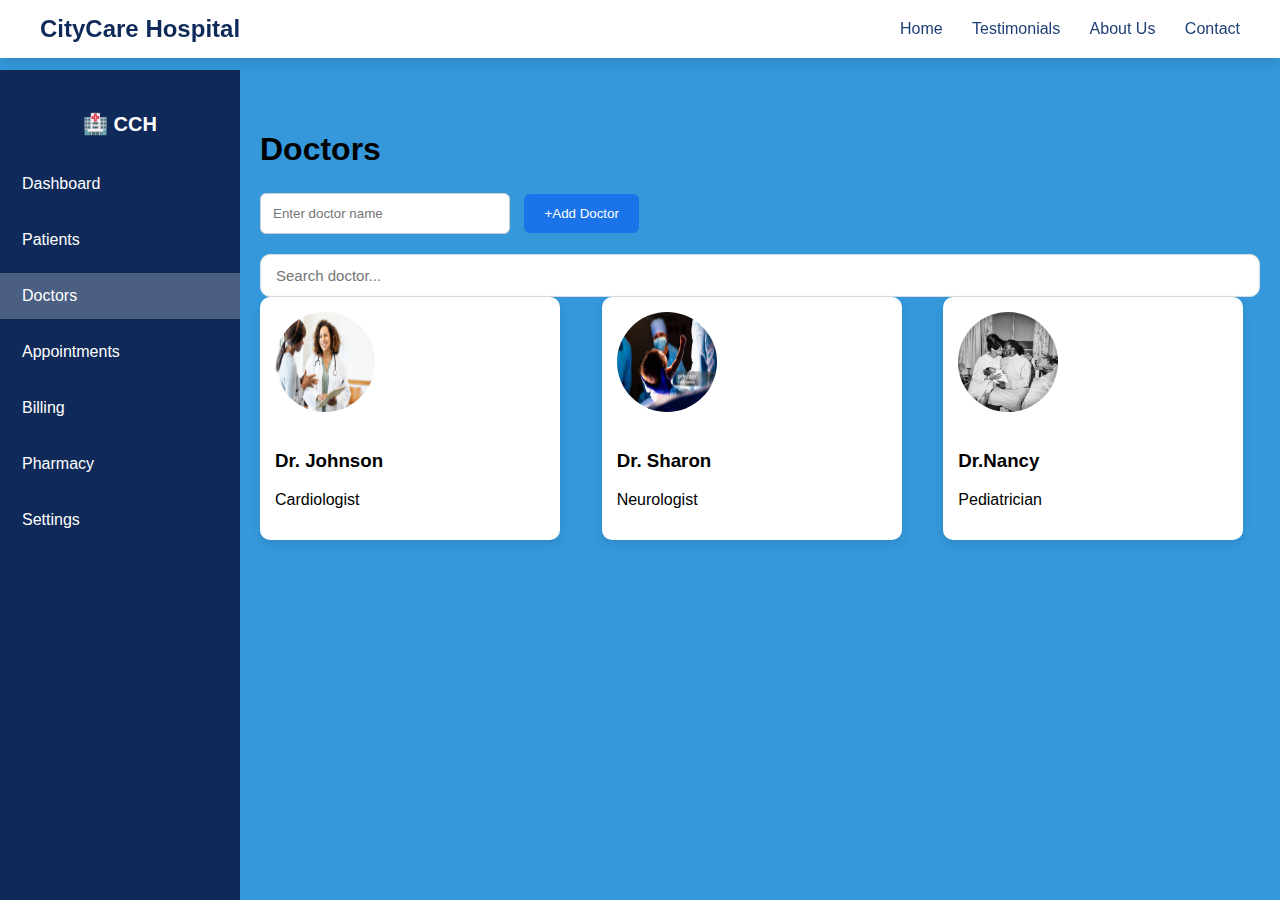
<file: doctor1.html>
<!DOCTYPE html>
<html lang="en">
<head>
  <meta charset="utf-8" />
  <meta name="viewport" content="width=device-width,initial-scale=1" />
  <title>Doctors Page</title>
  <style>
    /*************** HEADER ***************/
    .header {
        background: white;
        padding: 15px 40px;
        width: 100%;
        position: fixed;
        top: 0;
        left: 0;
        z-index: 10;
        display: flex;
        justify-content: space-between;
        align-items: center;
        box-shadow: 0 4px 14px rgba(0,0,0,0.12);
        animation: slideDown .7s ease;
    }

    .logo {
        font-size: 24px;
        font-weight: 700;
        color: #0f2a59;
    }

    .nav-links a {
        margin-left: 25px;
        text-decoration: none;
        color: #1d3f75;
        font-weight: 500;
    }

    .nav-links a:hover {
        color: #0f2a59;
    }

    /*************** SIDEBAR ***************/
    .sidebar {
        width: 240px;
        background: #0f2a59 ;
        height: calc(100vh - 70px);
        position: fixed;
        top: 70px;
        left: 0;
        padding-top: 25px;
        color: white;
        animation: slideLeft .7s ease;
    }

    .sidebar a {
        color: #fff;
        text-decoration: none;
    }

    .sidebar h2 {
        text-align: center;
        margin-bottom: 25px;
        font-size: 20px;
    }

    .sidebar ul {
        list-style: none;
        padding-left: 0;
        margin: 0;
    }

    .sidebar ul li {
        padding: 14px 22px;
        margin: 10px 0;
        cursor: pointer;
        transition: .3s;
    }

    .sidebar ul li:hover,
    .sidebar ul li.active {
        background: rgba(255,255,255,0.25);
    }

    /*************** ANIMATIONS ***************/
    @keyframes slideLeft {
        from { left: -250px; opacity: 0; }
        to { left: 0; opacity: 1; }
    }

    @keyframes slideDown {
        from { top: -80px; opacity: 0; }
        to { top: 0; opacity: 1; }
    }

    /*---------------------THE MAIN BODY-----------------*/
    .main-content {
        margin-left: 240px;
        margin-top: 90px;
        padding: 20px;
    }

  
    * { box-sizing: border-box; 
        font-family: "Poppins", sans-serif; }
    body { background:  #3498DB;
         margin:0; }

    .page-title { font-size: 32px; 
        font-weight: 600; 
        margin-bottom: 25px; }

    .search-box input {
        width: 100%;
        padding: 12px 15px;
        border-radius: 10px;
        border: 1px solid #dadddf;
        font-size: 15px;
        outline: none;
        transition: 0.3s;
    }

    .search-box input:focus {
        border-color: #1a73e8;
        box-shadow: 0 4px 10px rgba(26,115,232,0.2);
    }

    .doctor-container {
        display: grid;
        grid-template-columns: 1fr 1fr 1fr;
        gap: 25px;
    }

    .doctor-card {
        background: white;
        padding: 15px;
        border-radius: 10px;
        width: 300px;
        box-shadow: 0 4px 10px rgba(0,0,0,0.1);
        transition: 0.3s;
    }

    .doctor-card:hover {
        transform: scale(1.06);
        box-shadow: 0 6px 20px rgba(0,0,0,0.12);
    }

    .doctor-card img {
        width: 100px;
        height: 100px;
        border-radius: 50%;
        margin-bottom: 15px;
    }

    .input-area { margin-bottom: 20px; }
    .input-area input { padding: 12px;
         width: 250px;
          border-radius:6px;
           border:1px solid #ccc; }
    .input-area button { 
        padding: 12px 20px;
         margin-left:10px; 
         border:none; 
         background:#1a73e8; 
         color:#fff;
          border-radius:6px; 
          cursor:pointer; }
    .input-area button:hover{ background:#145db3; }
    /* small responsive tweak */
    @media (max-width: 900px) {
        .doctor-container { grid-template-columns: 1fr 1fr; }
        .main-content { margin-left: 0; margin-top: 160px; }
        .sidebar { position: static; width: 100%; height: auto; top: auto; }
        .header { position: fixed; top: 0; left: 0; }
    }
  </style>
</head>
<body>

  <div class="header">
      <div class="logo">CityCare Hospital</div>
      <div class="nav-links">
          <a href="index.html">Home</a>
          <a href="testimonial.html">Testimonials</a>
          <a href="about.html">About Us</a>
          <a href="contact.html">Contact</a>
      </div>
  </div>

  <!-- SIDEBAR -->
  <div class="sidebar">
        <h2>🏥 CCH</h2>
      
      <ul>
          <a href="dashboard.html"><li>Dashboard</li></a>
          <a href="patient1.html"><li>Patients</li></a>
          <a href="doctor1.html"><li class="active">Doctors</li></a>
          <a href="apointment.html"><li>Appointments</li></a>
          <a href="billing.html"><li>Billing</li></a>
          <a href="pharmacy.html"><li>Pharmacy</li></a>
          <li>Settings</li>
      </ul>
  </div>

  
  <div class="main-content">

    <h1 class="page-title">Doctors</h1>

    <div class="input-area">


      <!--  -->
      <input type="text" id="doctorName" placeholder="Enter doctor name">
      <button id="addBtn">+Add Doctor</button>
    </div>

    <div class="search-box">
      <input type="text" id="search" placeholder="Search doctor..." />
    </div>

    
    <div class="doctor-container" id="doctorContainer">
      <div class="doctor-card"><img src="img/doc12.jpg"><h3>Dr. Johnson</h3><p>Cardiologist</p></div>
      <div class="doctor-card"><img src="img/doc11.jpg"><h3>Dr. Sharon</h3><p>Neurologist</p></div>
      <div class="doctor-card"><img src="img/doc10.jpg"><h3>Dr.Nancy</h3><p>Pediatrician</p></div>
    </div>
  </div>

<script>

    
  // safe escaping for inserted names
  function escapeHtml(str) {
    return String(str).replace(/[&<>"'`=\/]/g, function(s) {
      return ({'&':'&amp;','<':'&lt;','>':'&gt;','"':'&quot;',"'":'&#39;','/':'&#x2F;','`':'&#x60;','=':'&#x3D;'})[s];
    });
  }

  // add doctor handler (uses correct container id)
  function addDoctor() {
    const input = document.getElementById('doctorName');
    if (!input) return;
    const name = input.value.trim();
    if (name === '') {
      // clear focus and show a friendly alert
      input.focus();
      alert('Please enter a doctor name');
      return;
    }

    const container = document.getElementById('doctorContainer');
    if (!container) {
      console.error("Missing #doctorContainer");
      return;
    }

    const card = document.createElement('div');
    card.className = 'doctor-card';
    card.innerHTML = `<img src="https://i.pravatar.cc/150"><h3>${escapeHtml(name)}</h3><p>Specialty</p>`;
    container.appendChild(card);

    // clear input
    input.value = '';
    input.focus();
  }

  // simple search/filter function
  function filterDoctors() {
    const q = document.getElementById('search').value.trim().toLowerCase();
    const cards = document.querySelectorAll('#doctorContainer .doctor-card');
    cards.forEach(card => {
      const name = (card.querySelector('h3')?.textContent || '').toLowerCase();
      const specialty = (card.querySelector('p')?.textContent || '').toLowerCase();
      if (!q || name.includes(q) || specialty.includes(q)) card.style.display = '';
      else card.style.display = 'none';
    });
  }

  // event wiring
  document.getElementById('addBtn').addEventListener('click', addDoctor);
  document.getElementById('doctorName').addEventListener('keydown', function(e){
    if (e.key === 'Enter') addDoctor();
  });
  document.getElementById('search').addEventListener('input', filterDoctors);
</script>

</body>
</html>
</file>
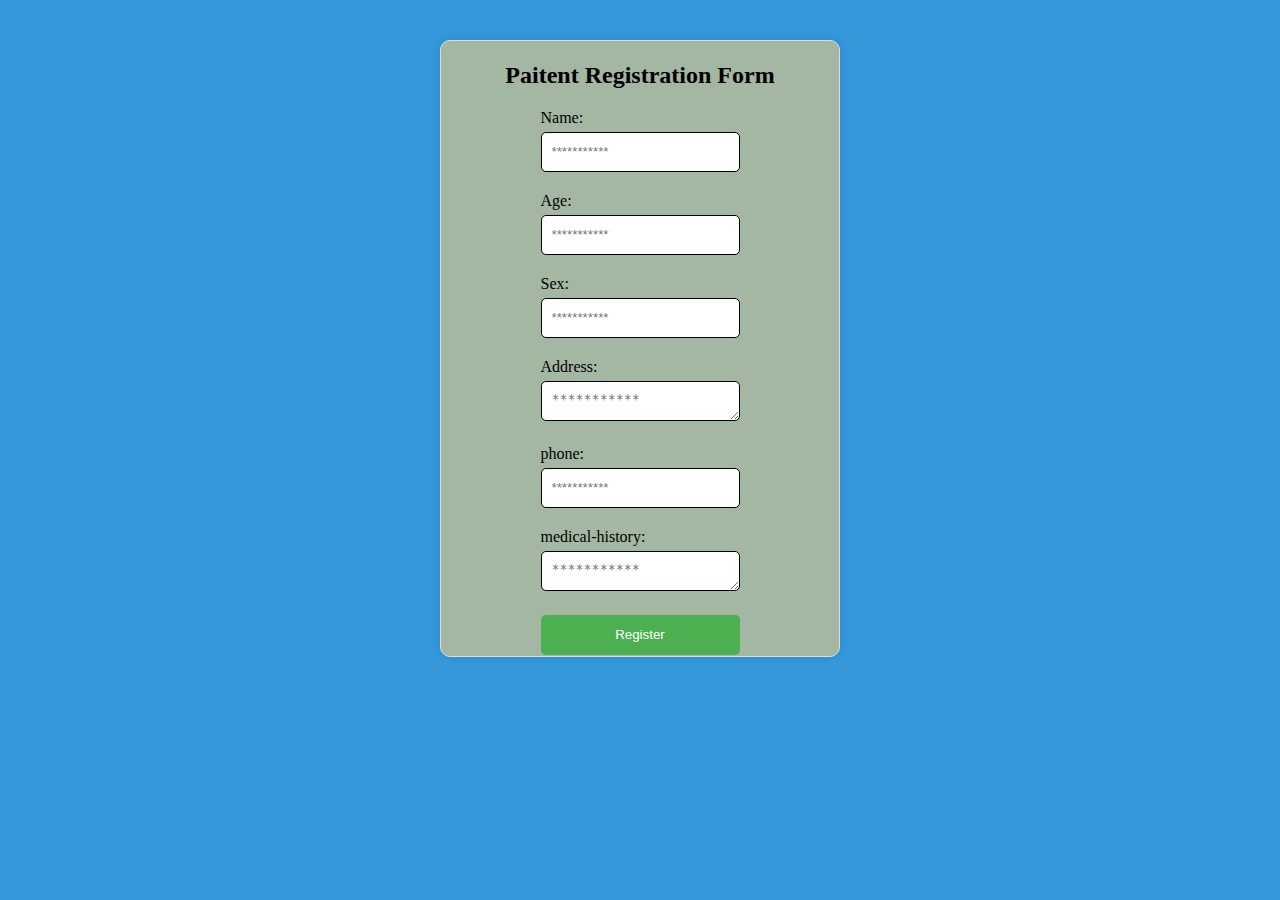
<file: patient.html>
<!DOCTYPE html>
<html lang="en">
<head>
    <meta charset="UTF-8">
    <meta name="viewport" content="width='', initial-scale=1.0">
    <title>Document</title>
    <link rel="stylesheet" href="index.css">
</head>
<body>
    <style>
        *{
    box-sizing: border-box;

}
body{
    background:#3498DB;
    box-sizing: border-box;
    margin: 0;
    top: 0;
}
.container{
    max-width: 400px;
    margin: 40px auto;
    padding:1px;
    background-color: rgb(163, 183, 163);
    border: 1px solid #ddd;
    border-radius: 10px;
    box-shadow: 0 0 10px rgba(0,0,0,0.1);
    justify-items: center;
    align-items: center;
}


label{
    display: block;
    margin-bottom: 5px;
}

input, select, textarea{
    width: 100%;
    height: 40px;
    margin-bottom: 20px;
    padding: 10px;
    border-radius: 5px;
    border: 1px solid;
}
button[type="submit"]{
    width: 100%;
    height: 40px;
    background-color: #4caf50;
    color: #fff;
    padding: 10px;
    border: none;
    border-radius: 5px;
    cursor: pointer;

}
button[type="submit"]:hover{
    background-color: #3e8e41;
}


    </style>
     <header></header>
     <body>
      <div class="container">
       <center> <h2>Paitent Registration Form</h2></center>
        <form id="Registration-form" action="index.php" method="POST">
            <div class="form-group">
            <label for="name">Name:</label>
            <input type="text" id="name" name="name" placeholder="***********" required>
            </div>
        
     <div class="form-group">
            <label for="age">Age:</label>
            <input type="text" id="age" name="age" placeholder="***********" required>
        
        </div>
         <div class="form-group">
            <label for="sex">Sex:</label>
            <input type="text" id="sex" name="sex" placeholder="***********" required>   
            
        </div>
        <div class="form-group">
             <label for="adress">Address:</label>
            <textarea  id="address" name="address" placeholder="***********" required></textarea>
        </div>
        <div class="form-group">
         <label for="phone">phone:</label>
            <input type="text" id="phone" name="phone" placeholder="***********" required>
      </div>
      <div class="form-group">
             <label for="medical-history">medical-history:</label>
            <textarea  id="medical-history" name="medical-history" placeholder="***********" required></textarea>
        </div>
        <a href="dashboard.html"><button type="submit">Register</button></a>
  
      </form>
      </div>
  
    </body>
    </html>
</file>
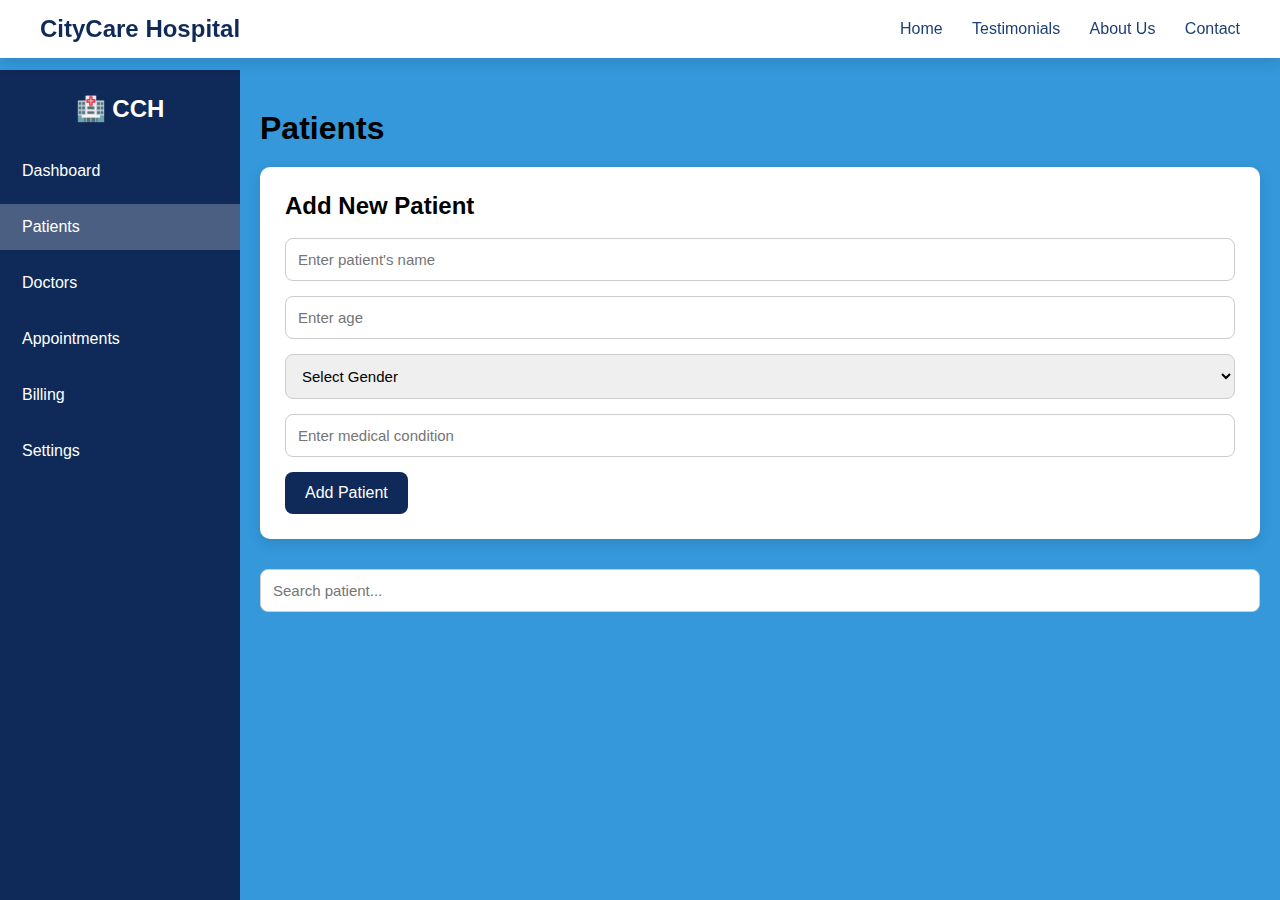
<file: patient1.html>
<!DOCTYPE html>
<html lang="en">
<head>
<meta charset="UTF-8">
<meta name="viewport" content="width=device-width, initial-scale=1.0">
<title>Patients - HMS</title>

<style>
    * { margin: 0; padding: 0; box-sizing: border-box; font-family: "Poppins", sans-serif; }
    body { background:  #3498DB; }

    /*************** HEADER ***************/
    .header {
        background: white;
        padding: 15px 40px;
        width: 100%;
        position: fixed;
        top: 0;
        left: 0;
        z-index: 10;
        display: flex;
        justify-content: space-between;
        align-items: center;
        box-shadow: 0 4px 14px rgba(0,0,0,0.12);
    }

    .logo { font-size: 24px; font-weight: 700; color: #0f2a59; }
    .nav-links a { margin-left: 25px; text-decoration: none; color: #1d3f75; font-weight: 500; }
    .nav-links a:hover { color: #0f2a59; }

    /*************** SIDEBAR ***************/
    .sidebar {
        width: 240px;
        background: #0f2a59;
        height: calc(100vh - 70px);
        position: fixed;
        top: 70px;
        left: 0;
        padding-top: 25px;
        color: white;
    }

    .sidebar h2 { text-align: center; margin-bottom: 25px; }
    .sidebar a { color: white; text-decoration: none; }
    .sidebar ul { list-style: none; }
    .sidebar ul li {
        padding: 14px 22px;
        margin: 10px 0;
        cursor: pointer;
        transition: .3s;
    }
    .sidebar ul li:hover,
    .sidebar ul li.active { background: rgba(255,255,255,0.25); }

    /*************** MAIN CONTENT ***************/
    .main-content {
        margin-left: 240px;
        margin-top: 90px;
        padding: 20px;
    }

    .page-title { font-size: 32px; margin-bottom: 20px; }

    .form-box {
        background: white;
        padding: 25px;
        border-radius: 10px;
        box-shadow: 0 4px 14px rgba(0,0,0,0.12);
        margin-bottom: 30px;
    }

    .form-group { margin-bottom: 15px; }

    input, select {
        width: 100%;
        padding: 12px;
        border-radius: 8px;
        border: 1px solid #ccc;
        font-size: 15px;
        outline: none;
    }

    input:focus, select:focus {
        border-color: #0f2a59;
        box-shadow: 0 4px 10px rgba(0,0,0,0.1);
    }

    button {
        padding: 12px 20px;
        background: #0f2a59;
        border: none;
        color: white;
        font-size: 16px;
        border-radius: 8px;
        cursor: pointer;
    }
    button:hover { background: #0d234a; }

    /*************** SEARCH ***************/
    .search-box input {
        width: 100%;
        padding: 12px;
        border-radius: 8px;
        border: 1px solid #ccc;
        margin-bottom: 20px;
    }

    /*************** PATIENT LIST ***************/
    .patient-card {
        background: white;
        padding: 18px;
        border-radius: 10px;
        margin-bottom: 15px;
        box-shadow: 0 3px 10px rgba(0,0,0,0.1);
        display: flex;
        justify-content: space-between;
        align-items: center;
    }

    .del-btn {
        background: #d9534f;
        padding: 8px 15px;
        border-radius: 6px;
        cursor: pointer;
        color: white;
    }
    .del-btn:hover { background: #b94744; }

</style>
</head>
<body>

<!-- HEADER -->
<div class="header">
    <div class="logo">CityCare Hospital</div>
    <div class="nav-links">
        <a href="index.html">Home</a>
        <a href="testimonial.html">Testimonials</a>
        <a href="about.html">About Us</a>
        <a href="contact.html">Contact</a>
    </div>
</div>

<!-- SIDEBAR -->
<div class="sidebar">
    <h2>🏥 CCH</h2>
    <ul>
        <a href="dashboard.html"><li>Dashboard</li></a>
        <a href="patient.html"><li class="active">Patients</li></a>
        <a href="doctor1.html"><li>Doctors</li></a>
        <a href="apointment.html"><li>Appointments</li></a>
        <a href="billing.html"><li>Billing</li></a>
      
        <li>Settings</li>
    </ul>
</div>

<!-- MAIN CONTENT -->
<div class="main-content">

    <h1 class="page-title">Patients</h1>

    <!-- Patient Form -->
    <div class="form-box">
        <h2>Add New Patient</h2><br>

        <div class="form-group">
            <input type="text" id="pname" placeholder="Enter patient's name">
        </div>

        <div class="form-group">
            <input type="number" id="age" placeholder="Enter age">
        </div>

        <div class="form-group">
            <select id="gender">
                <option value="">Select Gender</option>
                <option>Male</option>
                <option>Female</option>
            </select>
        </div>

        <div class="form-group">
            <input type="text" id="condition" placeholder="Enter medical condition">
        </div>

        <button onclick="addPatient()">Add Patient</button>
    </div>

    <!-- Search -->
    <div class="search-box">
        <input type="text" id="search" placeholder="Search patient..." oninput="filterPatients()">
    </div>

    <!-- Patient List -->
    <div id="patientList"></div>

</div>

<script>

function addPatient() {
    let pname = document.getElementById("pname").value.trim();
    let age = document.getElementById("age").value.trim();
    let gender = document.getElementById("gender").value;
    let condition = document.getElementById("condition").value.trim();

    if (!pname || !age || !gender || !condition) {
        alert("Please fill all fields!");
        return;
    }

    const list = document.getElementById("patientList");

    const card = document.createElement("div");
    card.className = "patient-card";

    card.innerHTML = `
        <div>
            <strong>Name:</strong> ${pname}<br>
            <strong>Age:</strong> ${age}<br>
            <strong>Gender:</strong> ${gender}<br>
            <strong>Condition:</strong> ${condition}
        </div>
        <button class="del-btn" onclick="this.parentElement.remove()">Delete</button>
    `;

    list.appendChild(card);

    document.getElementById("pname").value = "";
    document.getElementById("age").value = "";
    document.getElementById("gender").value = "";
    document.getElementById("condition").value = "";
}

function filterPatients() {
    let q = document.getElementById("search").value.toLowerCase();
    let cards = document.querySelectorAll(".patient-card");

    cards.forEach(card => {
        let text = card.innerText.toLowerCase();
        card.style.display = text.includes(q) ? "flex" : "none";
    });
}

</script>

</body>
</html>
</file>
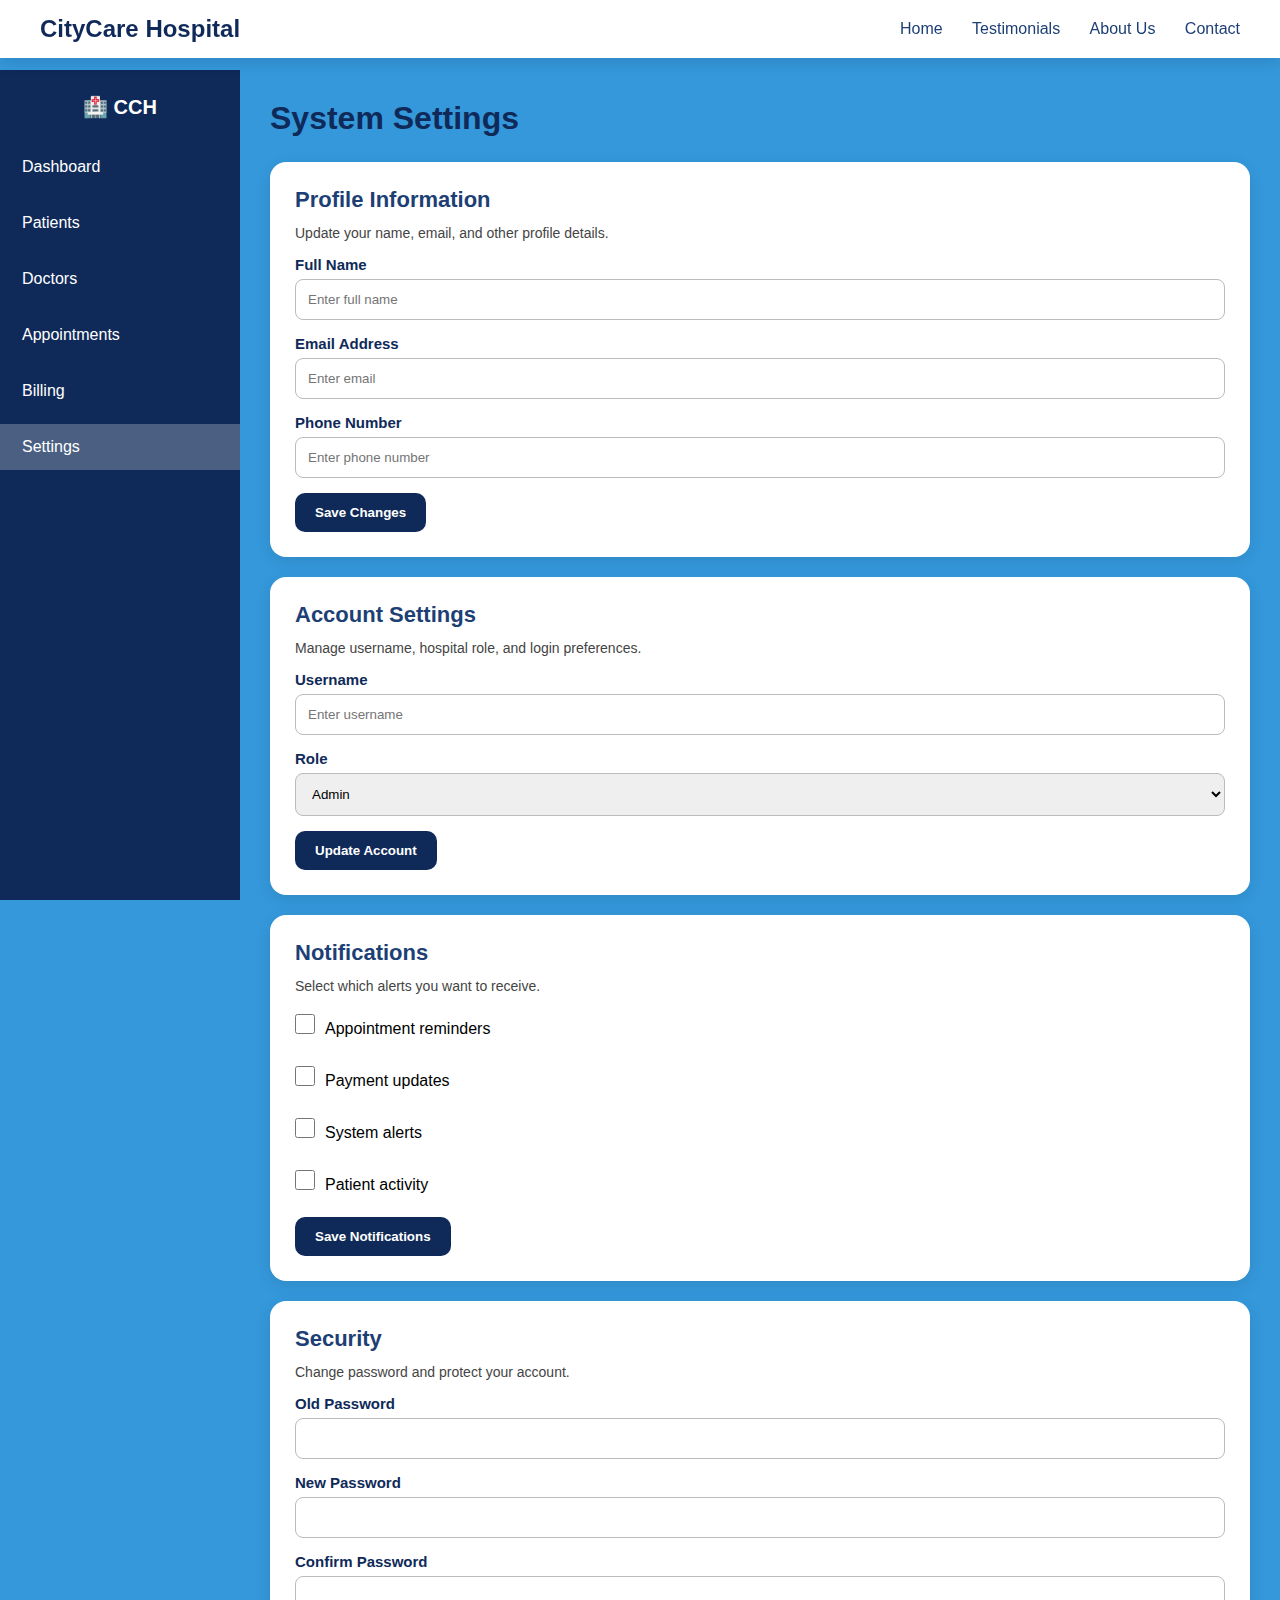
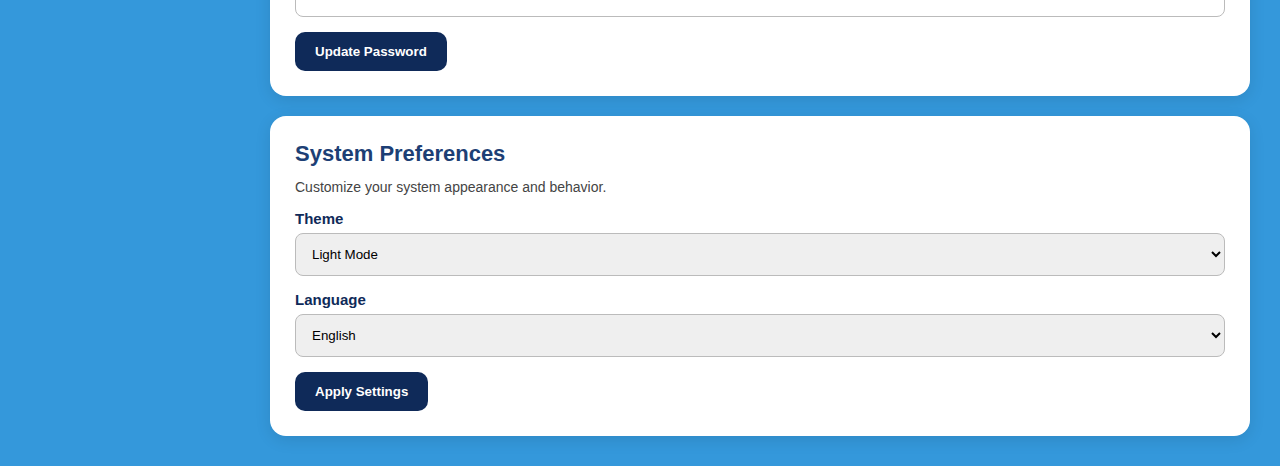
<file: setting.html>
<!DOCTYPE html>
<html lang="en">
<head>
    <meta charset="UTF-8">
    <meta name="viewport" content="width=device-width, initial-scale=1.0">
    <title>Settings - HospitalCare</title>

    <style>
        *{
            margin: 0;
            padding: 0;
            box-sizing: border-box;
            font-family: Poppins, sans-serif;
        }

        body {
            background: #3498DB;
        }

        /*************** HEADER ***************/
        .header {
            background: white;
            padding: 15px 40px;
            width: 100%;
            position: fixed;
            top: 0;
            left: 0;
            z-index: 10;
            display: flex;
            justify-content: space-between;
            align-items: center;
            box-shadow: 0 4px 14px rgba(0,0,0,0.12);
            animation: slideDown .7s ease;
        }

        .logo {
            font-size: 24px;
            font-weight: 700;
            color: #0f2a59;
        }

        .nav-links a {
            margin-left: 25px;
            text-decoration: none;
            color: #1d3f75;
            font-weight: 500;
        }

        .nav-links a:hover {
            color: #0f2a59;
        }

        /*************** SIDEBAR ***************/
        .sidebar {
            width: 240px;
            background: #0f2a59 ;
            height: calc(100vh - 70px);
            position: fixed;
            top: 70px;
            left: 0;
            padding-top: 25px;
            color: white;
            animation: slideLeft .7s ease;
        }

        .sidebar a {
            color: #fff;
            text-decoration: none;
        }
        .sidebar h2 {
            text-align: center;
            margin-bottom: 25px;
            font-size: 20px;
        }

        .sidebar ul {
            list-style: none;
        }

        .sidebar ul li {
            padding: 14px 22px;
            margin: 10px 0;
            cursor: pointer;
            transition: .3s;
        }

        .sidebar ul li:hover,
        .sidebar ul li.active {
            background: rgba(255,255,255,0.25);
        }

        /*************** MAIN CONTENT ***************/
        .main {
            margin-left: 240px;
            padding: 100px 30px 30px;
        }

        h1 {
            font-size: 32px;
            color: #0f2a59;
            margin-bottom: 25px;
            animation: fadeIn 1s ease;
        }

        /*************** SETTINGS SECTIONS ***************/
        .settings-container {
            display: grid;
            gap: 20px;
        }

        .setting-card {
            background: white;
            padding: 25px;
            border-radius: 16px;
            box-shadow: 0 4px 16px rgba(0,0,0,0.1);
            animation: fadeUp .7s ease;
        }

        .setting-card h2 {
            color: #1d3f75;
            font-size: 22px;
            margin-bottom: 12px;
        }

        .setting-card p {
            font-size: 14px;
            margin-bottom: 15px;
            color: #444;
        }

        .setting-card label {
            font-size: 15px;
            font-weight: 600;
            color: #0f2a59;
        }

        .setting-card input,
        .setting-card select {
            width: 100%;
            margin-top: 5px;
            margin-bottom: 15px;
            padding: 12px;
            border-radius: 8px;
            border: 1px solid #bbb;
        }

        .toggle {
            display: flex;
            align-items: center;
            gap: 10px;
            margin: 12px 0;
            cursor: pointer;
        }

        .toggle input {
            width: 20px;
            height: 20px;
        }

        .save-btn {
            background: #0f2a59;
            padding: 12px 20px;
            border-radius: 10px;
            color: white;
            font-weight: 600;
            border: none;
            cursor: pointer;
            transition: .3s;
        }

        .save-btn:hover {
            background: #193a72;
        }

        /*************** ANIMATIONS ***************/
        @keyframes slideDown {
            from { opacity: 0; transform: translateY(-20px); }
            to { opacity: 1; transform: translateY(0); }
        }

        @keyframes slideLeft {
            from { opacity: 0; transform: translateX(-40px); }
            to { opacity: 1; transform: translateX(0); }
        }

        @keyframes fadeUp {
            from { opacity: 0; transform: translateY(20px); }
            to { opacity: 1; transform: translateY(0); }
        }

        @keyframes fadeIn {
            from { opacity: 0; }
            to { opacity: 1; }
        }

    </style>
</head>

<body>

    <!-- HEADER -->
    <div class="header">
        <div class="logo">CityCare Hospital</div>
        <div class="nav-links">
            <a href="index.html">Home</a>
            <a href="testimonial.html">Testimonials</a>
            <a href="about.html">About Us</a>
            <a href="contact.html">Contact</a>
        </div>
    </div>

    <!-- SIDEBAR -->
    <div class="sidebar">
        <h2>🏥 CCH</h2>
        <ul>
          <a href="dashboard.html"><li>Dashboard</li></a> 
          <a href="patient1.html"><li >Patients</li></a> 
          <a href="doctor1.html" ><li >Doctors</li></a> 
           <a href="apointment.html"><li>Appointments</li></a>
           <a href="billibg.html"><li>Billing</li></a> 
        
            <li class="active">Settings</li>
        </ul>
    </div>

    <!-- MAIN CONTENT -->
    <div class="main">
        <h1>System Settings</h1>

        <div class="settings-container">

            <!-- PROFILE SETTINGS -->
            <div class="setting-card">
                <h2>Profile Information</h2>
                <p>Update your name, email, and other profile details.</p>

                <label>Full Name</label>
                <input type="text" placeholder="Enter full name">

                <label>Email Address</label>
                <input type="email" placeholder="Enter email">

                <label>Phone Number</label>
                <input type="text" placeholder="Enter phone number">

                <button class="save-btn">Save Changes</button>
            </div>

            <!-- ACCOUNT SETTINGS -->
            <div class="setting-card">
                <h2>Account Settings</h2>
                <p>Manage username, hospital role, and login preferences.</p>

                <label>Username</label>
                <input type="text" placeholder="Enter username">

                <label>Role</label>
                <select>
                    <option>Admin</option>
                    <option>Doctor</option>
                    <option>Nurse</option>
                    <option>Receptionist</option>
                </select>

                <button class="save-btn">Update Account</button>
            </div>

            <!-- NOTIFICATION SETTINGS -->
            <div class="setting-card">
                <h2>Notifications</h2>
                <p>Select which alerts you want to receive.</p>

                <div class="toggle"><input type="checkbox"> Appointment reminders</div>
                <div class="toggle"><input type="checkbox"> Payment updates</div>
                <div class="toggle"><input type="checkbox"> System alerts</div>
                <div class="toggle"><input type="checkbox"> Patient activity</div>

                <button class="save-btn">Save Notifications</button>
            </div>

            <!-- SECURITY SETTINGS -->
            <div class="setting-card">
                <h2>Security</h2>
                <p>Change password and protect your account.</p>

                <label>Old Password</label>
                <input type="password">

                <label>New Password</label>
                <input type="password">

                <label>Confirm Password</label>
                <input type="password">

                <button class="save-btn">Update Password</button>
            </div>

            <!-- SYSTEM PREFERENCES -->
            <div class="setting-card">
                <h2>System Preferences</h2>
                <p>Customize your system appearance and behavior.</p>

                <label>Theme</label>
                <select>
                    <option>Light Mode</option>
                    <option>Dark Mode</option>
                </select>

                <label>Language</label>
                <select>
                    <option>English</option>
                    <option>French</option>
                    <option>Spanish</option>
                </select>

                <button class="save-btn">Apply Settings</button>
            </div>

        </div>
    </div>

</body>
</html>
</file>
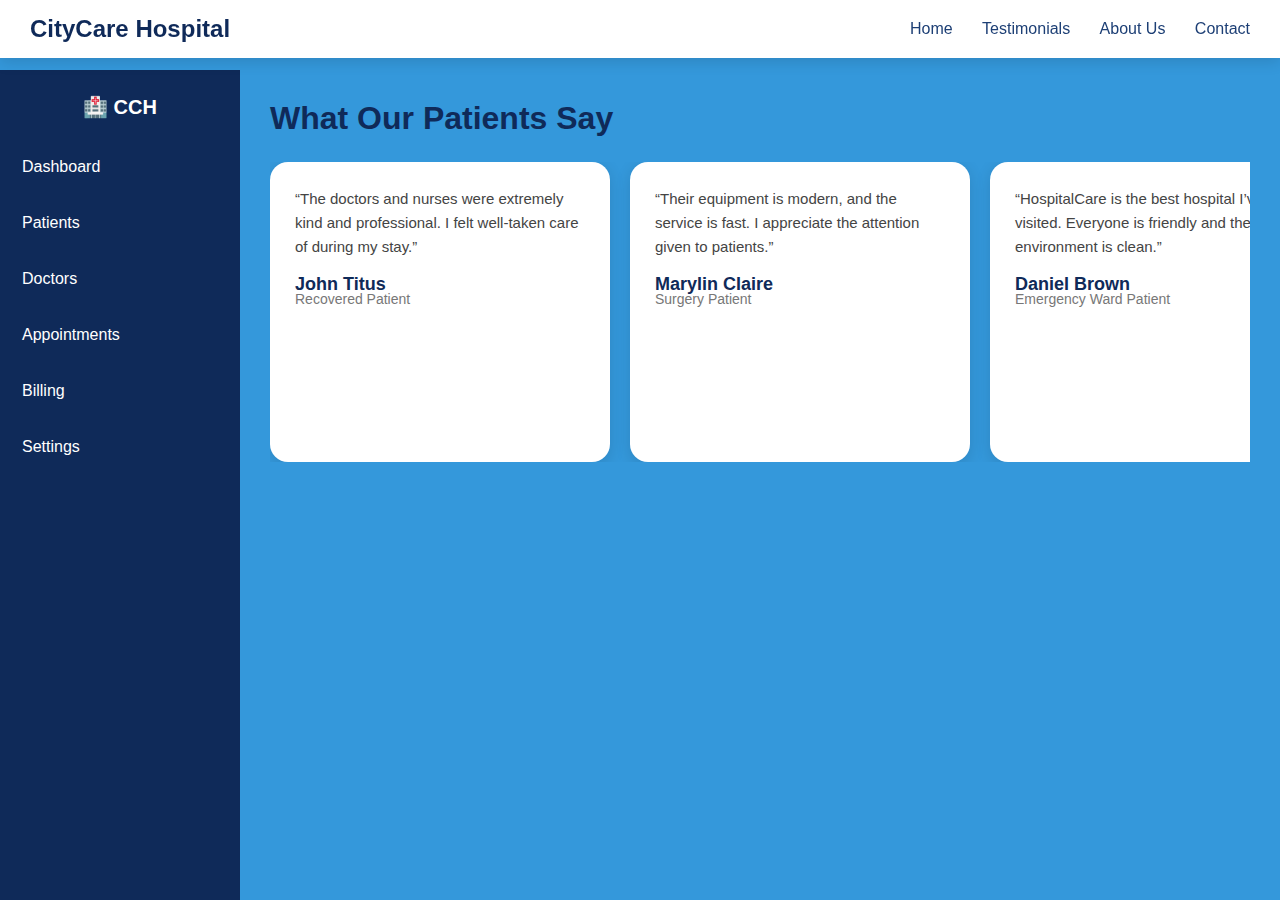
<file: testimonial.html>
<!DOCTYPE html>
<html lang="en">
<head>
    <meta charset="UTF-8">
    <meta name="viewport" content="width=device-width, initial-scale=1.0">
    <title>Patient Testimonials</title>

    <style>
        * {
            margin: 0;
            padding: 0;
            box-sizing: border-box;
            font-family: Poppins, sans-serif;
        }

        body {
             background: #3498DB;
        }

        /**************** HEADER ****************/
        .header {
            background: white;
            padding: 15px 30px;
            width: 100%;
            position: fixed;
            top: 0;
            left: 0;
            z-index: 10;
            display: flex;
            justify-content: space-between;
            align-items: center;
            box-shadow: 0 4px 14px rgba(0,0,0,0.12);
            animation: slideDown .7s ease;
        }

        .logo {
            font-size: 24px;
            font-weight: 700;
            color: #0f2a59;
        }

        .nav-links a {
            margin-left: 25px;
            text-decoration: none;
            color: #1d3f75;
            font-weight: 500;
        }

        .nav-links a:hover {
            color: #0f2a59;
        }

        /**************** SIDEBAR ****************/
        .sidebar {
            width: 240px;
            background: #0f2a59;
            height: calc(100vh - 70px);
            position: fixed;
            top: 70px;
            left: 0;
            padding-top: 25px;
            color: white;
            animation: slideLeft .7s ease;
        }

        .sidebar h2 {
            text-align: center;
            margin-bottom: 25px;
            font-size: 20px;
        }
        .sidebar a{
            color: #fff;
            text-decoration: none;
        }

        .sidebar ul {
            list-style: none;
        }

        .sidebar ul li {
            padding: 14px 22px;
            margin: 10px 0;
            cursor: pointer;
            transition: .3s;
        }

        .sidebar ul li:hover,
        .sidebar ul li.active {
            background: rgba(255,255,255,0.25);
        }

        /**************** MAIN CONTENT ****************/
        .main {
            margin-left: 240px;
            padding: 100px 30px 40px;
        }

        .main h1 {
            font-size: 32px;
            color: #0f2a59;
            animation: fadeIn 1s ease;
            margin-bottom: 25px;
        }

        /**************** TESTIMONIAL WRAPPER ****************/
        .testimonial-container {
            display: flex;
            overflow: hidden;
            position: relative;
            width: 100%;
            min-height: 300px;
        }

        .testimonial-slider {
            display: flex;
            gap: 20px;
            animation: slideCards 25s infinite linear;
        }

        .testimonial-card {
            min-width: 340px;
            background: white;
            padding: 25px;
            border-radius: 18px;
            box-shadow: 0 4px 16px rgba(0,0,0,0.12);
            animation: fadeUp 1s ease;
            flex-direction: column;
        }

        .testimonial-text {
            font-size: 15px;
            color: #444;
            margin-bottom: 15px;
            line-height: 1.6;
        }

        .testimonial-author {
            font-weight: 700;
            color: #0f2a59;
            font-size: 18px;
        }

        .testimonial-role {
            font-size: 14px;
            color: #777;
            margin-top: -4px;
        }

        /**************** ANIMATIONS ****************/
        @keyframes slideDown {
            from { opacity: 0; transform: translateY(-20px); }
            to { opacity: 1; transform: translateY(0); }
        }

        @keyframes slideLeft {
            from { opacity: 0; transform: translateX(-40px); }
            to { opacity: 1; transform: translateX(0); }
        }

        @keyframes fadeUp {
            from { opacity: 0; transform: translateY(20px); }
            to { opacity: 1; transform: translateY(0); }
        }

        @keyframes slideCards {
            0% { transform: translateX(0); }
            100% { transform: translateX(-50%); }
        }

        /*----------- mobil responsiveness--------*/
        @media (max-width: 768px){
            .sidebar { display: none; }
            .main { margin-left: 0; padding: 120px 20px; }
            .testimonial-card { min-width: 85%; }
        }

    </style>
</head>

<body>

    <!-- HEADER -->
    <div class="header">
        <div class="logo">CityCare Hospital</div>
        <div class="nav-links">
            <a href="index.html">Home</a>
            <a href="testimonial.html" class="active">Testimonials</a>
            <a href="about.html">About Us</a>
            <a href="contact.html">Contact</a>
        </div>
    </div>

    <!-- SIDEBAR -->
    <div class="sidebar">
        <h2>🏥 CCH</h2>
        <ul>
            <a href="dashboard.html"><li>Dashboard</li></a> 
          <a href="patient1.html"><li >Patients</li></a> 
          <a href="doctor1.html" ><li >Doctors</li></a> 
           <a href="apointment.html"><li>Appointments</li></a>
           <a href="billibg.html"><li>Billing</li></a> 
        
          <a href="setting.html" ><li >Settings</li></a> 
        </ul>
    </div>

    <!-- MAIN CONTENT -->
    <div class="main">

        <h1>What Our Patients Say</h1>

        <div class="testimonial-container">

            <div class="testimonial-slider">

                <div class="testimonial-card">
                    <div class="testimonial-text">
                        “The doctors and nurses were extremely kind and professional.  
                        I felt well-taken care of during my stay.”
                    </div>
                    <div class="testimonial-author">John Titus</div>
                    <div class="testimonial-role">Recovered Patient</div>
                </div>

                <div class="testimonial-card">
                    <div class="testimonial-text">
                        “Their equipment is modern, and the service is fast.  
                        I appreciate the attention given to patients.”
                    </div>
                    <div class="testimonial-author">Marylin Claire</div>
                    <div class="testimonial-role">Surgery Patient</div>
                </div>

                <div class="testimonial-card">
                    <div class="testimonial-text">
                        “HospitalCare is the best hospital I’ve visited.  
                        Everyone is friendly and the environment is clean.”
                    </div>
                    <div class="testimonial-author">Daniel Brown</div>
                    <div class="testimonial-role">Emergency Ward Patient</div>
                </div>

                <div class="testimonial-card">
                    <div class="testimonial-text">
                        “The staff were patient with me and explained all treatments clearly.  
                        I highly recommend this hospital.”
                    </div>
                    <div class="testimonial-author">Sarah Johnson</div>
                    <div class="testimonial-role">Check-up Patient</div>
                </div>

                <div class="testimonial-card">
                    <div class="testimonial-text">
                        “The billing process was clear and easy.  
                        I was impressed by the transparency and professionalism.”
                    </div>
                    <div class="testimonial-author">Michael Lee</div>
                    <div class="testimonial-role">Outpatient</div>
                </div>

            </div>

        </div>

    </div>

</body>
</html>
</file>
<file: index.css>
*{
    box-sizing: border-box;

}
body{
    background:#3498DB;
    box-sizing: border-box;
    margin: 0;
    top: 0;
}
header {
    
   
   
   background-color: #fff;
    color:black;
    position: sticky;
    position: fixed;
    width: 100%;
}

/* Navigation bar */
nav {
    display: flex;
    justify-content: space-between;
    align-items: center;
    padding: 20px 60px;
}

nav .logo {
    font-size: 28px;
    font-weight: bold;
}

nav ul {
    list-style: none;
    display: flex;
}

nav ul li {
    margin-left: 25px;
}

nav ul li a {
    color:black;
    text-decoration: none;
    font-size: 16px;
    transition: 0.3s;
}

nav ul li a:hover {
    color: #b7dfff;
}

.welcome-container{
    text-align: center;
    position: absolute;
    top: 50%;
    left: 50%;
    transform: translate(-50%,-50%);
}
p{
    font-size: 20px;
    color: #fff;
}
.welcome-container .h1 .span{
    color: #fff;
}
.welcome-container .container .mine{
    padding: 10px;
    margin: 20px;
    color: orangered;
    border-radius: 10%;
}
.welcome-container .container .min{
    padding: 10px;
    color: orangered;
    border-radius: 10%;
}
.welcome-container .container .mine:hover{
    background-color: #365;
}
.welcome-container .container .min:hover{
    background-color: #365;
}
</file>
